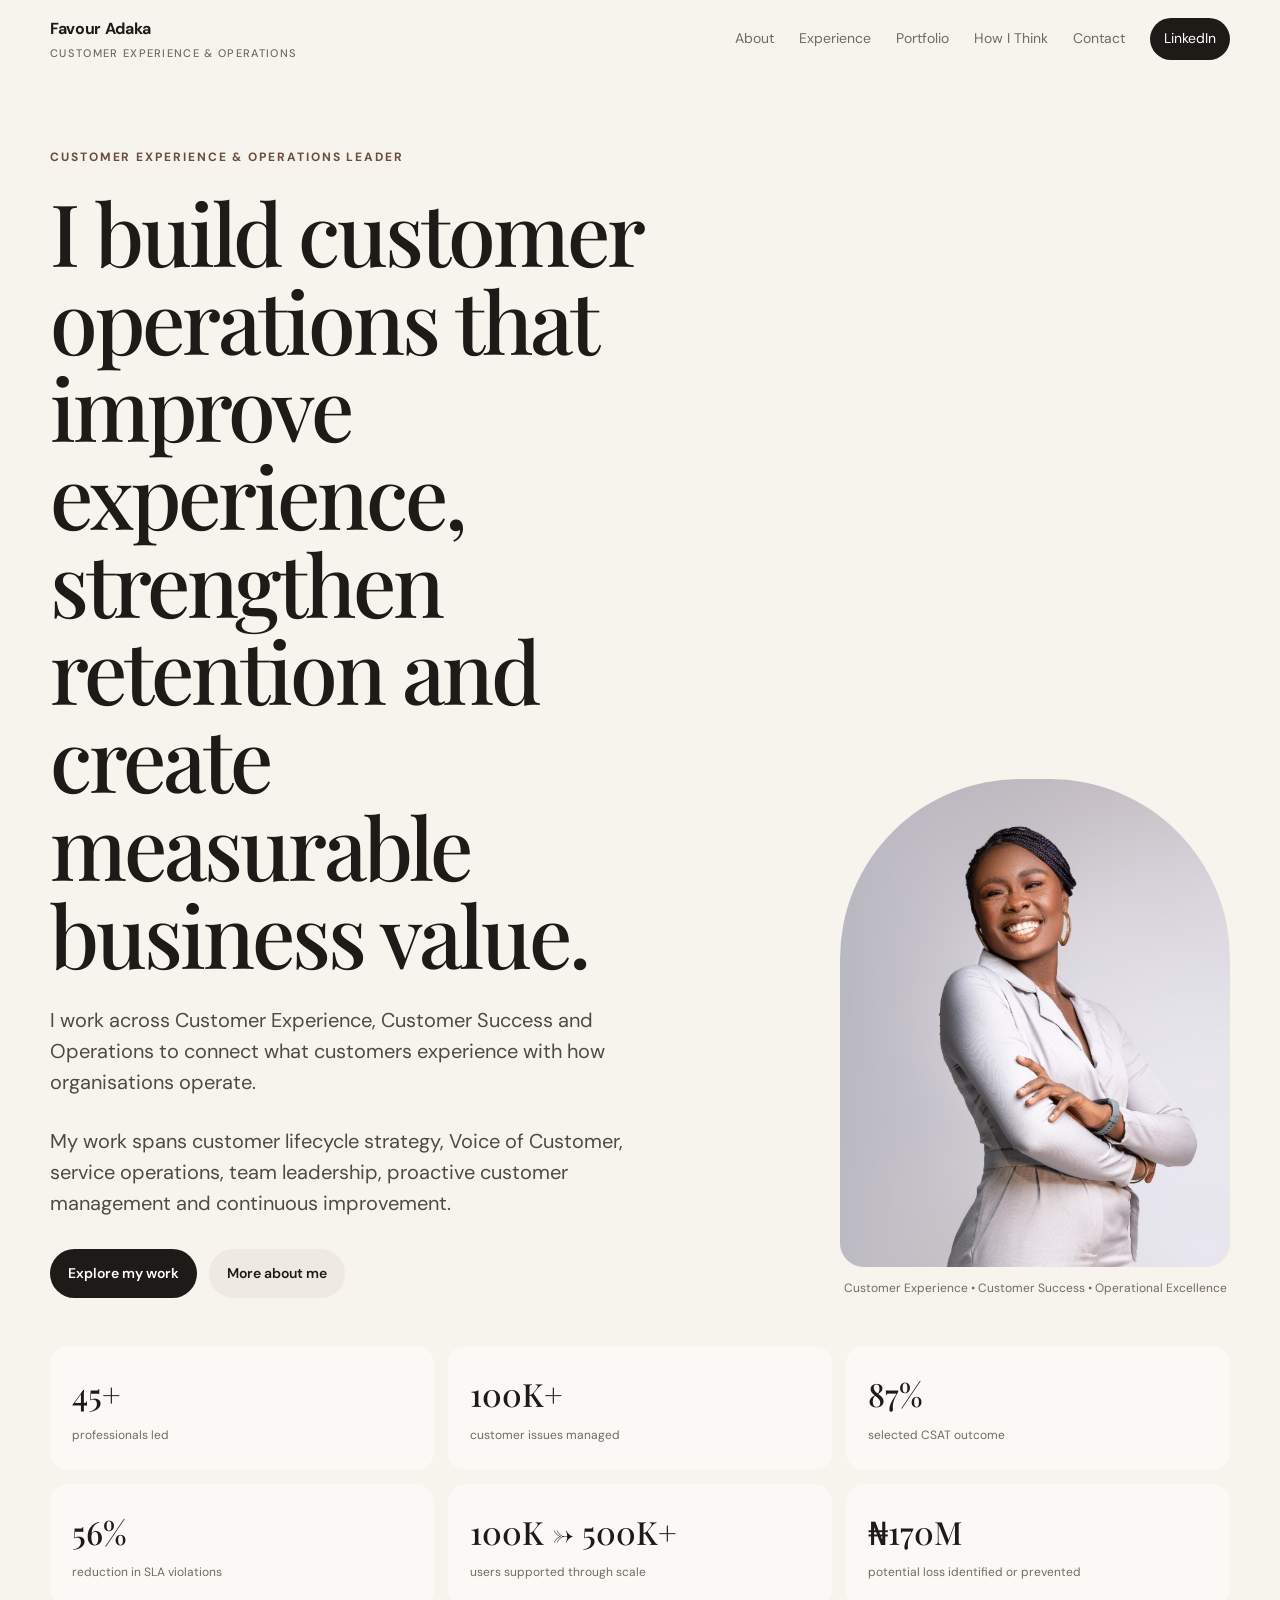
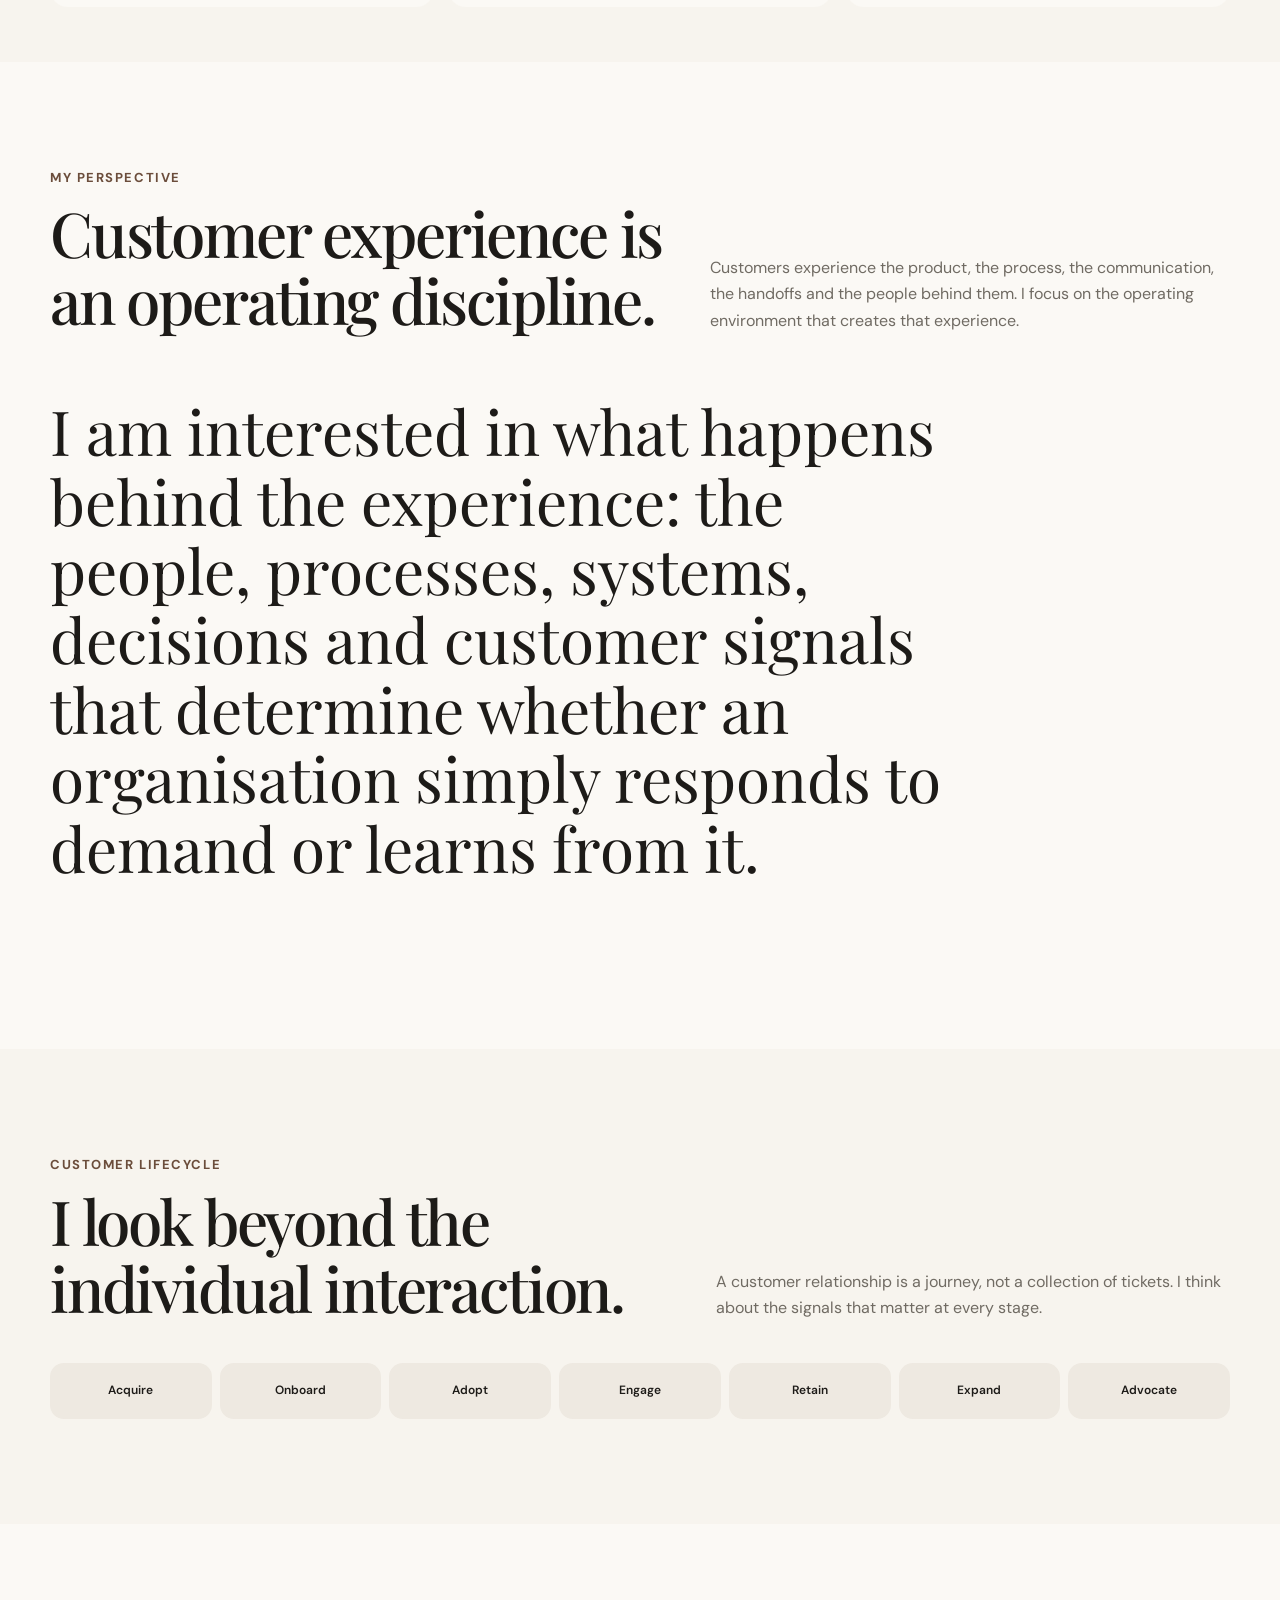
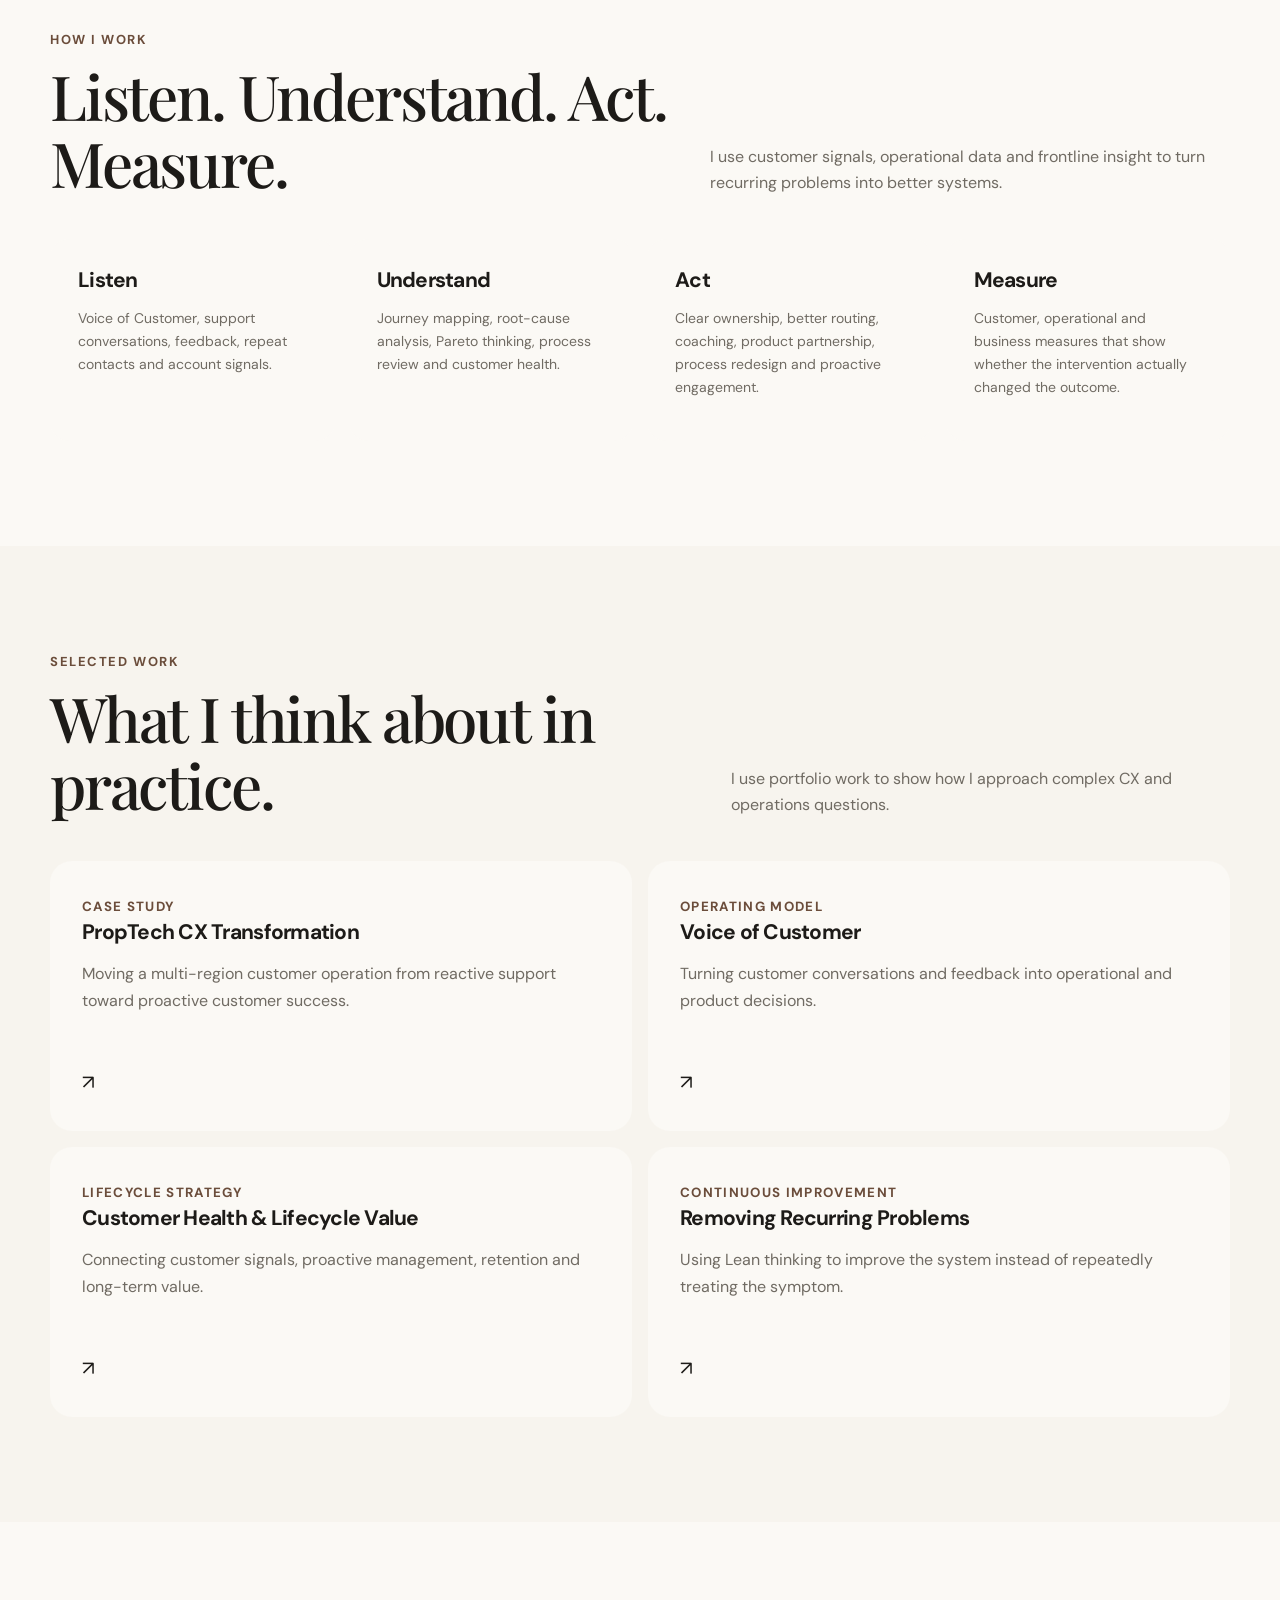
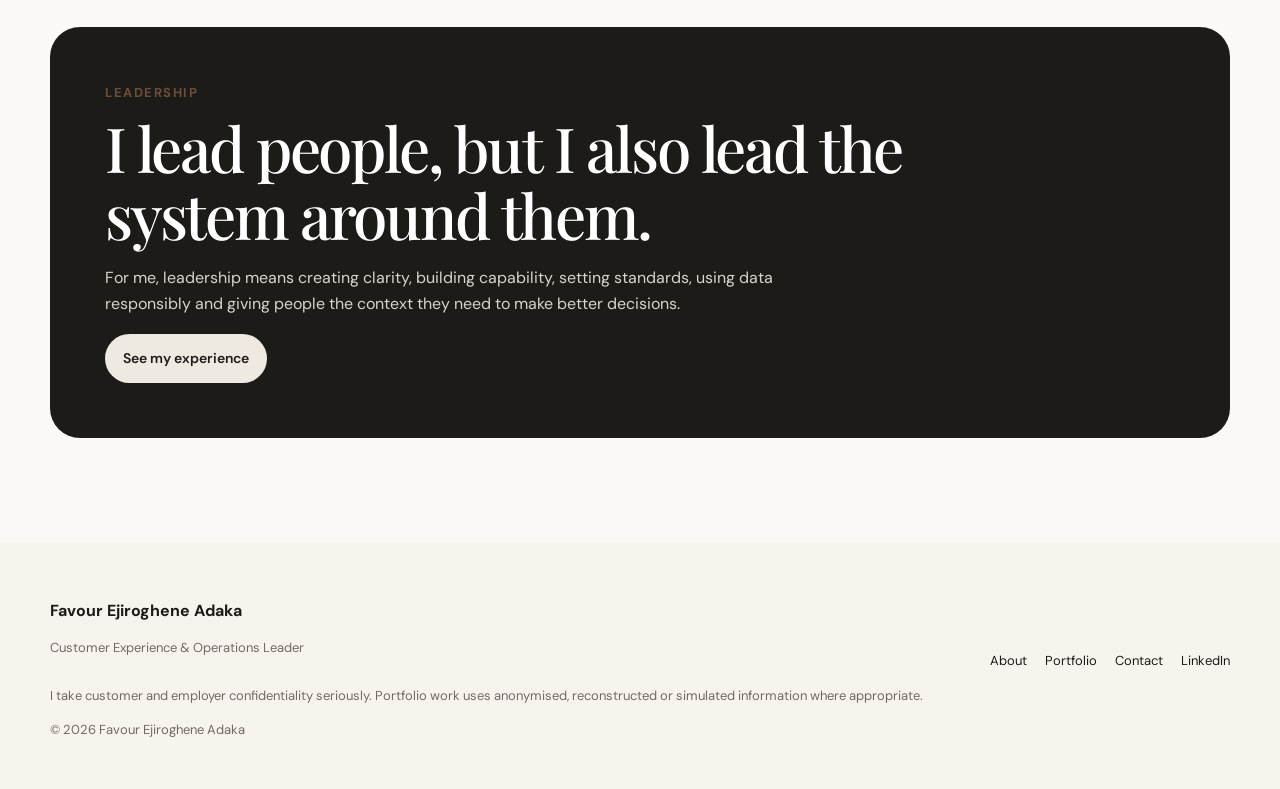
<file: index.html>
<!DOCTYPE html>
<html lang="en">
<head>
<meta charset="UTF-8">
<meta name="viewport" content="width=device-width, initial-scale=1.0">
<meta name="description" content="Favour Ejiroghene Adaka, Customer Experience & Operations Leader.">
<title>Home | Favour Adaka</title>
<link rel="stylesheet" href="css/style.css">
</head>
<body>

<header class="site-header">
  <div class="container nav">
    <a class="brand" href="index.html">
      Favour Adaka
      <span>Customer Experience &amp; Operations</span>
    </a>
    <button class="menu" aria-expanded="false" aria-label="Open navigation">Menu</button>
    <nav class="nav-links">
      <a href="about.html">About</a>
      <a href="experience.html">Experience</a>
      <a href="portfolio.html">Portfolio</a>
      <a href="how-i-think.html">How I Think</a>
      <a href="contact.html">Contact</a>
      <a class="nav-linkedin" href="https://www.linkedin.com/in/ejiroghenefavour/" target="_blank" rel="noopener">LinkedIn</a>
    </nav>
  </div>
</header>

<main>

<section class="hero">
  <div class="container hero-grid">
    <div>
      <div class="eyebrow">Customer Experience &amp; Operations Leader</div>
      <h1>I build customer operations that improve experience, strengthen retention and create measurable business value.</h1>
      <p class="lede">I work across Customer Experience, Customer Success and Operations to connect what customers experience with how organisations operate.</p>
      <p class="lede">My work spans customer lifecycle strategy, Voice of Customer, service operations, team leadership, proactive customer management and continuous improvement.</p>
      <div class="hero-actions">
        <a class="button" href="portfolio.html">Explore my work</a>
        <a class="button secondary" href="about.html">More about me</a>
      </div>
    </div>
    <div class="photo-wrap">
      <img class="profile-photo" src="profile.jpg" alt="Favour Ejiroghene Adaka">
      <div class="photo-note">Customer Experience • Customer Success • Operational Excellence</div>
    </div>
  </div>
  <div class="container metrics">
    <div class="metric"><strong>45+</strong><span>professionals led</span></div>
    <div class="metric"><strong>100K+</strong><span>customer issues managed</span></div>
    <div class="metric"><strong>87%</strong><span>selected CSAT outcome</span></div>
    <div class="metric"><strong>56%</strong><span>reduction in SLA violations</span></div>
    <div class="metric"><strong>100K → 500K+</strong><span>users supported through scale</span></div>
    <div class="metric"><strong>₦170M</strong><span>potential loss identified or prevented</span></div>
  </div>
</section>

<section class="section soft">
  <div class="container">
    <div class="section-head">
      <div>
        <div class="kicker">My perspective</div>
        <h2>Customer experience is an operating discipline.</h2>
      </div>
      <p>Customers experience the product, the process, the communication, the handoffs and the people behind them. I focus on the operating environment that creates that experience.</p>
    </div>
    <p class="statement">I am interested in what happens behind the experience: the people, processes, systems, decisions and customer signals that determine whether an organisation simply responds to demand or learns from it.</p>
  </div>
</section>

<section class="section">
  <div class="container">
    <div class="section-head">
      <div>
        <div class="kicker">Customer lifecycle</div>
        <h2>I look beyond the individual interaction.</h2>
      </div>
      <p>A customer relationship is a journey, not a collection of tickets. I think about the signals that matter at every stage.</p>
    </div>
    <div class="lifecycle">
      <div>Acquire</div><div>Onboard</div><div>Adopt</div><div>Engage</div><div>Retain</div><div>Expand</div><div>Advocate</div>
    </div>
  </div>
</section>

<section class="section soft">
  <div class="container">
    <div class="section-head">
      <div>
        <div class="kicker">How I work</div>
        <h2>Listen. Understand. Act. Measure.</h2>
      </div>
      <p>I use customer signals, operational data and frontline insight to turn recurring problems into better systems.</p>
    </div>
    <div class="pillars">
      <div class="pillar"><h3>Listen</h3><p>Voice of Customer, support conversations, feedback, repeat contacts and account signals.</p></div>
      <div class="pillar"><h3>Understand</h3><p>Journey mapping, root-cause analysis, Pareto thinking, process review and customer health.</p></div>
      <div class="pillar"><h3>Act</h3><p>Clear ownership, better routing, coaching, product partnership, process redesign and proactive engagement.</p></div>
      <div class="pillar"><h3>Measure</h3><p>Customer, operational and business measures that show whether the intervention actually changed the outcome.</p></div>
    </div>
  </div>
</section>

<section class="section">
  <div class="container">
    <div class="section-head">
      <div>
        <div class="kicker">Selected work</div>
        <h2>What I think about in practice.</h2>
      </div>
      <p>I use portfolio work to show how I approach complex CX and operations questions.</p>
    </div>
    <div class="project-grid">
      <a class="project" href="portfolio/proptech-cx.html"><div><small>Case study</small><h3>PropTech CX Transformation</h3><p>Moving a multi-region customer operation from reactive support toward proactive customer success.</p></div><span class="project-arrow">↗</span></a>
      <a class="project" href="portfolio/voice-of-customer.html"><div><small>Operating model</small><h3>Voice of Customer</h3><p>Turning customer conversations and feedback into operational and product decisions.</p></div><span class="project-arrow">↗</span></a>
      <a class="project" href="portfolio/customer-health.html"><div><small>Lifecycle strategy</small><h3>Customer Health &amp; Lifecycle Value</h3><p>Connecting customer signals, proactive management, retention and long-term value.</p></div><span class="project-arrow">↗</span></a>
      <a class="project" href="portfolio/continuous-improvement.html"><div><small>Continuous improvement</small><h3>Removing Recurring Problems</h3><p>Using Lean thinking to improve the system instead of repeatedly treating the symptom.</p></div><span class="project-arrow">↗</span></a>
    </div>
  </div>
</section>

<section class="section soft">
  <div class="container">
    <div class="quote-block">
      <div class="kicker">Leadership</div>
      <h2>I lead people, but I also lead the system around them.</h2>
      <p>For me, leadership means creating clarity, building capability, setting standards, using data responsibly and giving people the context they need to make better decisions.</p>
      <a class="button secondary" href="experience.html">See my experience</a>
    </div>
  </div>
</section>

</main>

<footer class="footer">
  <div class="container footer-top">
    <div>
      <strong>Favour Ejiroghene Adaka</strong>
      <p>Customer Experience &amp; Operations Leader</p>
    </div>
    <div class="footer-links">
      <a href="about.html">About</a>
      <a href="portfolio.html">Portfolio</a>
      <a href="contact.html">Contact</a>
      <a href="https://www.linkedin.com/in/ejiroghenefavour/" target="_blank" rel="noopener">LinkedIn</a>
    </div>
  </div>
  <div class="container">
    <p class="note">I take customer and employer confidentiality seriously. Portfolio work uses anonymised, reconstructed or simulated information where appropriate.</p>
    <p class="note">© 2026 Favour Ejiroghene Adaka</p>
  </div>
</footer>

<script src="js/main.js"></script>
</body>
</html>
</file>
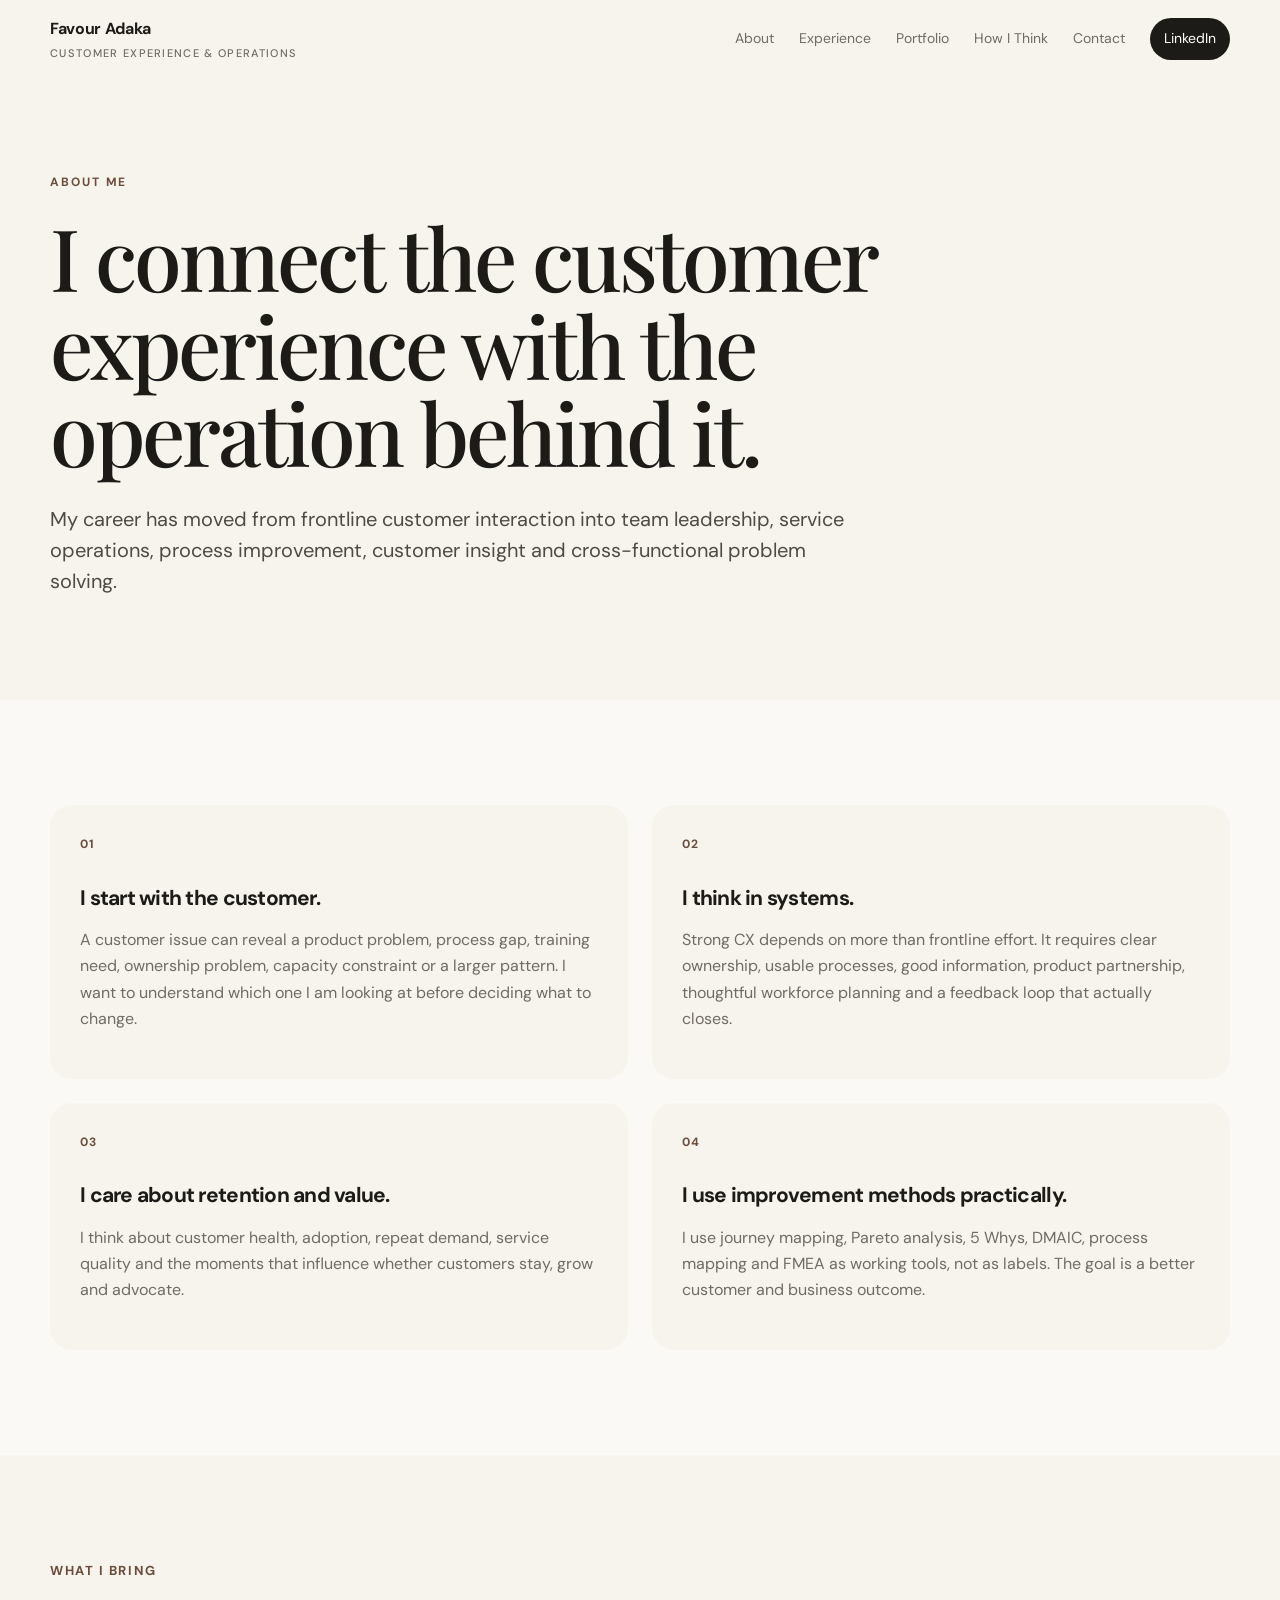
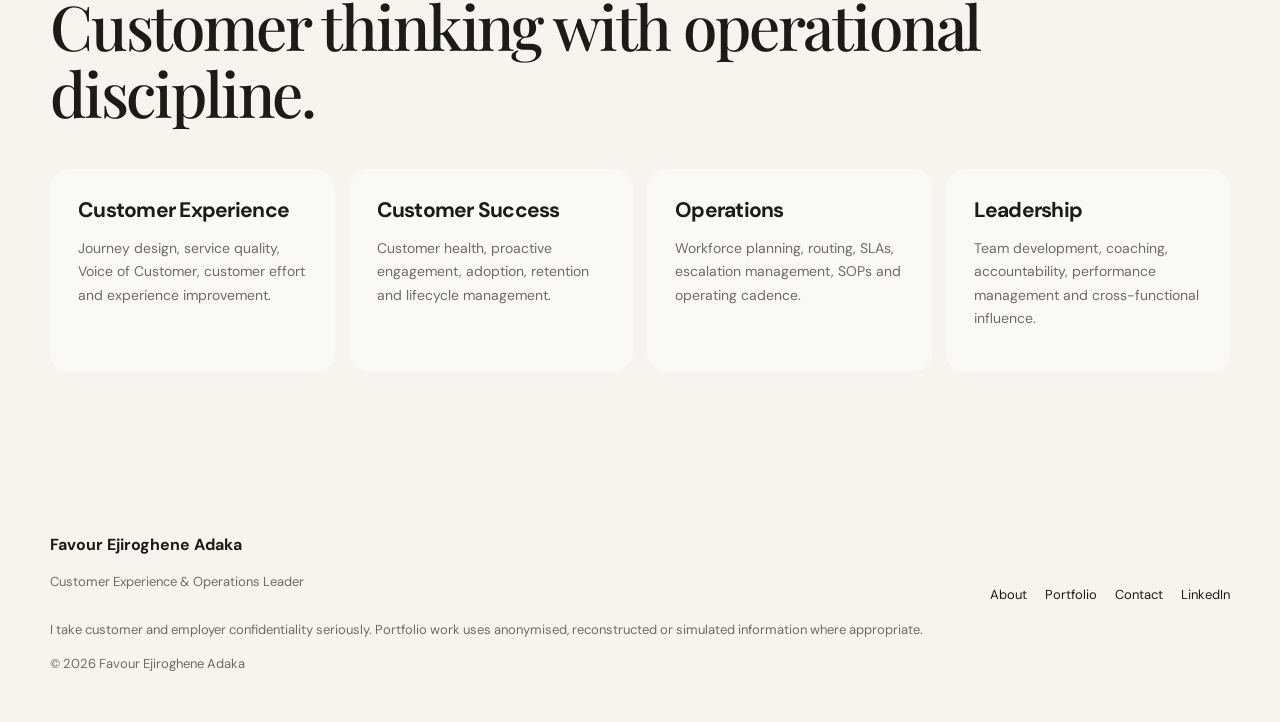
<file: about.html>
<!DOCTYPE html>
<html lang="en">
<head>
<meta charset="UTF-8">
<meta name="viewport" content="width=device-width, initial-scale=1.0">
<meta name="description" content="Favour Ejiroghene Adaka, Customer Experience & Operations Leader.">
<title>About | Favour Adaka</title>
<link rel="stylesheet" href="css/style.css">
</head>
<body>

<header class="site-header">
  <div class="container nav">
    <a class="brand" href="index.html">
      Favour Adaka
      <span>Customer Experience &amp; Operations</span>
    </a>
    <button class="menu" aria-expanded="false" aria-label="Open navigation">Menu</button>
    <nav class="nav-links">
      <a href="about.html">About</a>
      <a href="experience.html">Experience</a>
      <a href="portfolio.html">Portfolio</a>
      <a href="how-i-think.html">How I Think</a>
      <a href="contact.html">Contact</a>
      <a class="nav-linkedin" href="https://www.linkedin.com/in/ejiroghenefavour/" target="_blank" rel="noopener">LinkedIn</a>
    </nav>
  </div>
</header>

<main>

<section class="page-hero">
  <div class="container">
    <div class="eyebrow">About me</div>
    <h1>I connect the customer experience with the operation behind it.</h1>
    <p class="lede">My career has moved from frontline customer interaction into team leadership, service operations, process improvement, customer insight and cross-functional problem solving.</p>
  </div>
</section>
<section class="section soft">
  <div class="container two-col">
    <div class="card"><div class="card-number">01</div><h3>I start with the customer.</h3><p>A customer issue can reveal a product problem, process gap, training need, ownership problem, capacity constraint or a larger pattern. I want to understand which one I am looking at before deciding what to change.</p></div>
    <div class="card"><div class="card-number">02</div><h3>I think in systems.</h3><p>Strong CX depends on more than frontline effort. It requires clear ownership, usable processes, good information, product partnership, thoughtful workforce planning and a feedback loop that actually closes.</p></div>
    <div class="card"><div class="card-number">03</div><h3>I care about retention and value.</h3><p>I think about customer health, adoption, repeat demand, service quality and the moments that influence whether customers stay, grow and advocate.</p></div>
    <div class="card"><div class="card-number">04</div><h3>I use improvement methods practically.</h3><p>I use journey mapping, Pareto analysis, 5 Whys, DMAIC, process mapping and FMEA as working tools, not as labels. The goal is a better customer and business outcome.</p></div>
  </div>
</section>
<section class="section">
  <div class="container">
    <div class="section-head"><div><div class="kicker">What I bring</div><h2>Customer thinking with operational discipline.</h2></div></div>
    <div class="pillars">
      <div class="pillar"><h3>Customer Experience</h3><p>Journey design, service quality, Voice of Customer, customer effort and experience improvement.</p></div>
      <div class="pillar"><h3>Customer Success</h3><p>Customer health, proactive engagement, adoption, retention and lifecycle management.</p></div>
      <div class="pillar"><h3>Operations</h3><p>Workforce planning, routing, SLAs, escalation management, SOPs and operating cadence.</p></div>
      <div class="pillar"><h3>Leadership</h3><p>Team development, coaching, accountability, performance management and cross-functional influence.</p></div>
    </div>
  </div>
</section>

</main>

<footer class="footer">
  <div class="container footer-top">
    <div>
      <strong>Favour Ejiroghene Adaka</strong>
      <p>Customer Experience &amp; Operations Leader</p>
    </div>
    <div class="footer-links">
      <a href="about.html">About</a>
      <a href="portfolio.html">Portfolio</a>
      <a href="contact.html">Contact</a>
      <a href="https://www.linkedin.com/in/ejiroghenefavour/" target="_blank" rel="noopener">LinkedIn</a>
    </div>
  </div>
  <div class="container">
    <p class="note">I take customer and employer confidentiality seriously. Portfolio work uses anonymised, reconstructed or simulated information where appropriate.</p>
    <p class="note">© 2026 Favour Ejiroghene Adaka</p>
  </div>
</footer>

<script src="js/main.js"></script>
</body>
</html>
</file>
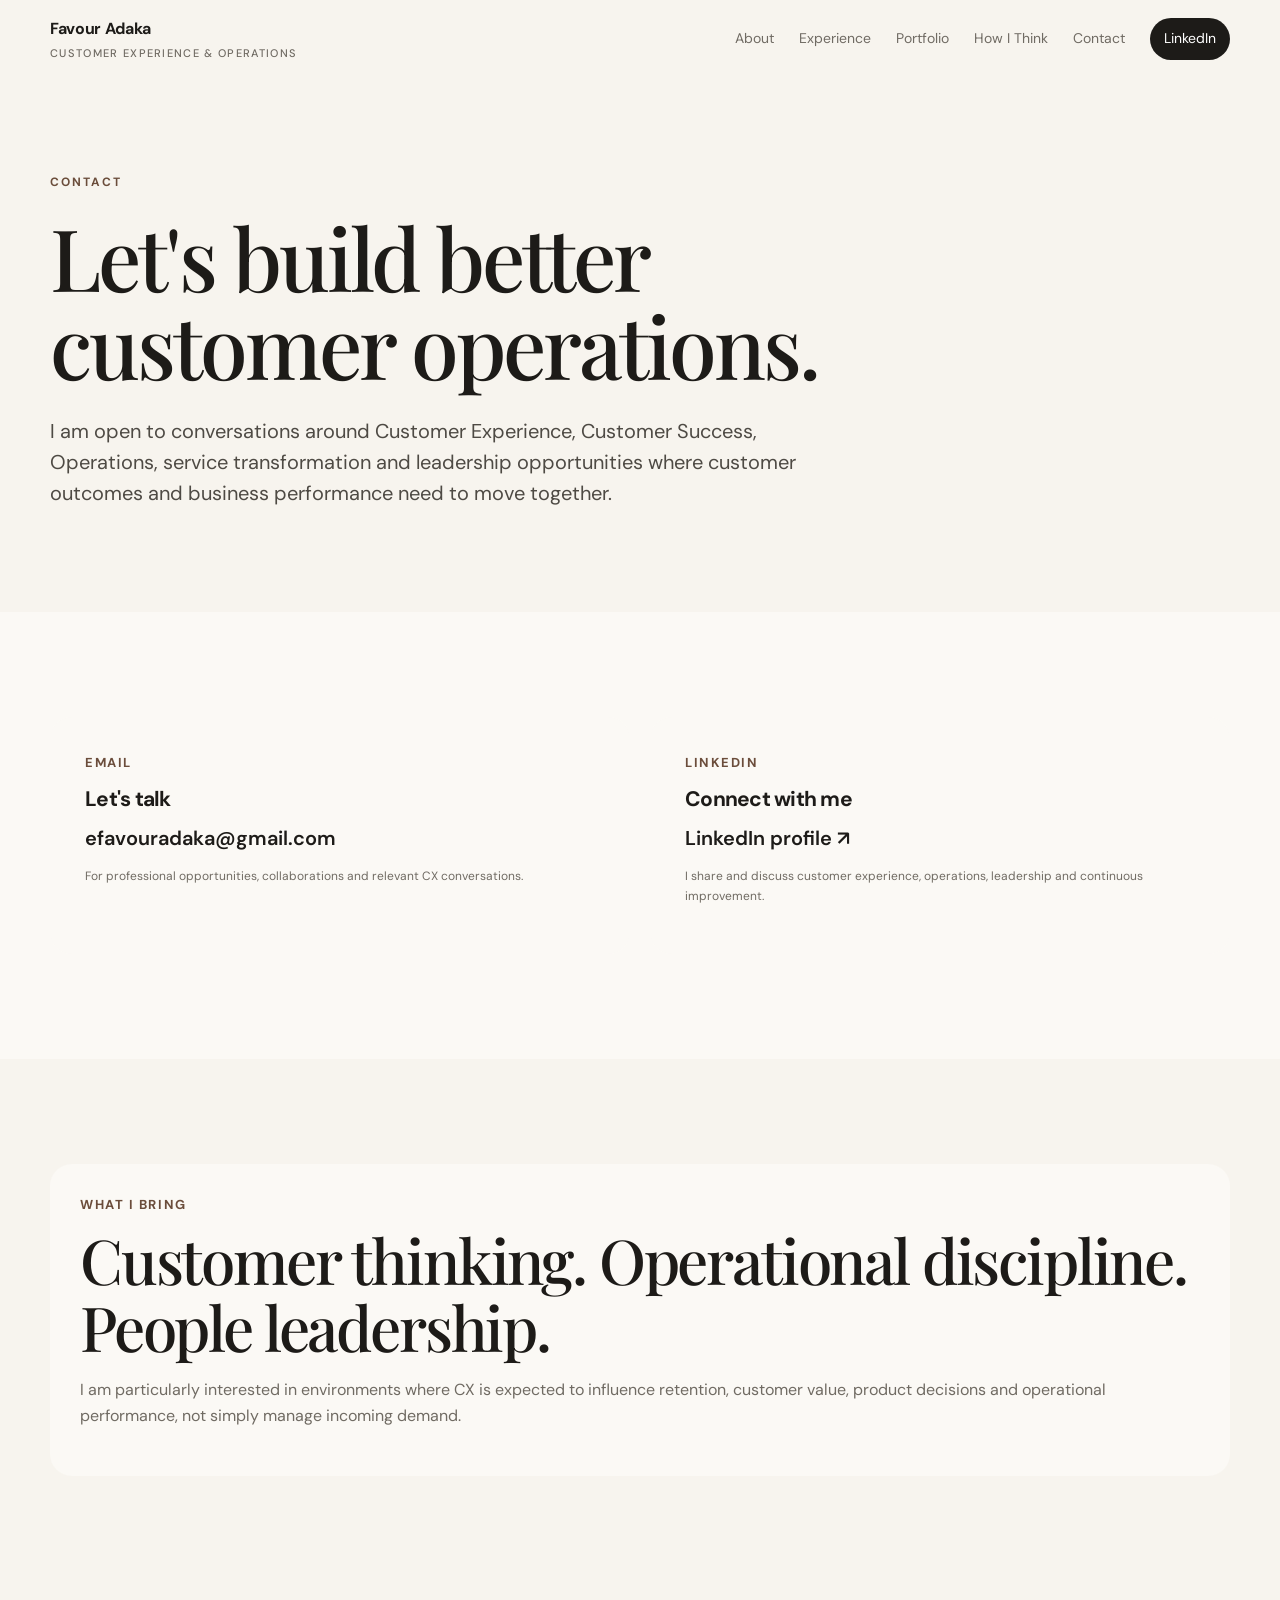
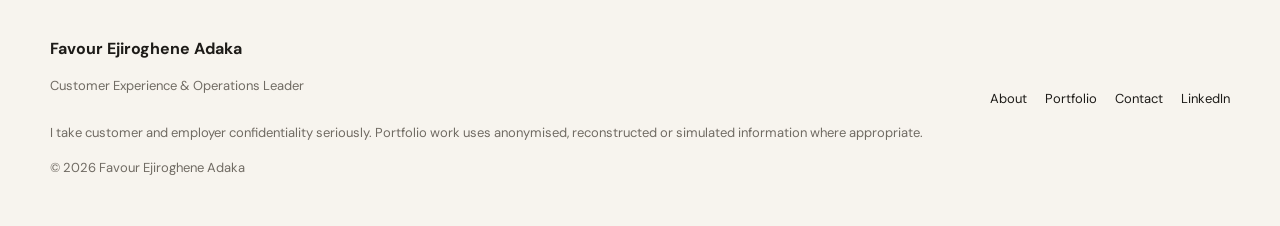
<file: contact.html>
<!DOCTYPE html>
<html lang="en">
<head>
<meta charset="UTF-8">
<meta name="viewport" content="width=device-width, initial-scale=1.0">
<meta name="description" content="Favour Ejiroghene Adaka, Customer Experience & Operations Leader.">
<title>Contact | Favour Adaka</title>
<link rel="stylesheet" href="css/style.css">
</head>
<body>

<header class="site-header">
  <div class="container nav">
    <a class="brand" href="index.html">
      Favour Adaka
      <span>Customer Experience &amp; Operations</span>
    </a>
    <button class="menu" aria-expanded="false" aria-label="Open navigation">Menu</button>
    <nav class="nav-links">
      <a href="about.html">About</a>
      <a href="experience.html">Experience</a>
      <a href="portfolio.html">Portfolio</a>
      <a href="how-i-think.html">How I Think</a>
      <a href="contact.html">Contact</a>
      <a class="nav-linkedin" href="https://www.linkedin.com/in/ejiroghenefavour/" target="_blank" rel="noopener">LinkedIn</a>
    </nav>
  </div>
</header>

<main>

<section class="page-hero">
  <div class="container">
    <div class="eyebrow">Contact</div>
    <h1>Let's build better customer operations.</h1>
    <p class="lede">I am open to conversations around Customer Experience, Customer Success, Operations, service transformation and leadership opportunities where customer outcomes and business performance need to move together.</p>
  </div>
</section>
<section class="section soft">
  <div class="container contact-grid">
    <div class="contact-card"><div class="kicker">Email</div><h3>Let's talk</h3><a class="contact-link" href="mailto:efavouradaka@gmail.com">efavouradaka@gmail.com</a><p class="note">For professional opportunities, collaborations and relevant CX conversations.</p></div>
    <div class="contact-card"><div class="kicker">LinkedIn</div><h3>Connect with me</h3><a class="contact-link" href="https://www.linkedin.com/in/ejiroghenefavour/" target="_blank" rel="noopener">LinkedIn profile ↗</a><p class="note">I share and discuss customer experience, operations, leadership and continuous improvement.</p></div>
  </div>
</section>
<section class="section">
  <div class="container">
    <div class="card"><div class="kicker">What I bring</div><h2>Customer thinking. Operational discipline. People leadership.</h2><p>I am particularly interested in environments where CX is expected to influence retention, customer value, product decisions and operational performance, not simply manage incoming demand.</p></div>
  </div>
</section>

</main>

<footer class="footer">
  <div class="container footer-top">
    <div>
      <strong>Favour Ejiroghene Adaka</strong>
      <p>Customer Experience &amp; Operations Leader</p>
    </div>
    <div class="footer-links">
      <a href="about.html">About</a>
      <a href="portfolio.html">Portfolio</a>
      <a href="contact.html">Contact</a>
      <a href="https://www.linkedin.com/in/ejiroghenefavour/" target="_blank" rel="noopener">LinkedIn</a>
    </div>
  </div>
  <div class="container">
    <p class="note">I take customer and employer confidentiality seriously. Portfolio work uses anonymised, reconstructed or simulated information where appropriate.</p>
    <p class="note">© 2026 Favour Ejiroghene Adaka</p>
  </div>
</footer>

<script src="js/main.js"></script>
</body>
</html>
</file>
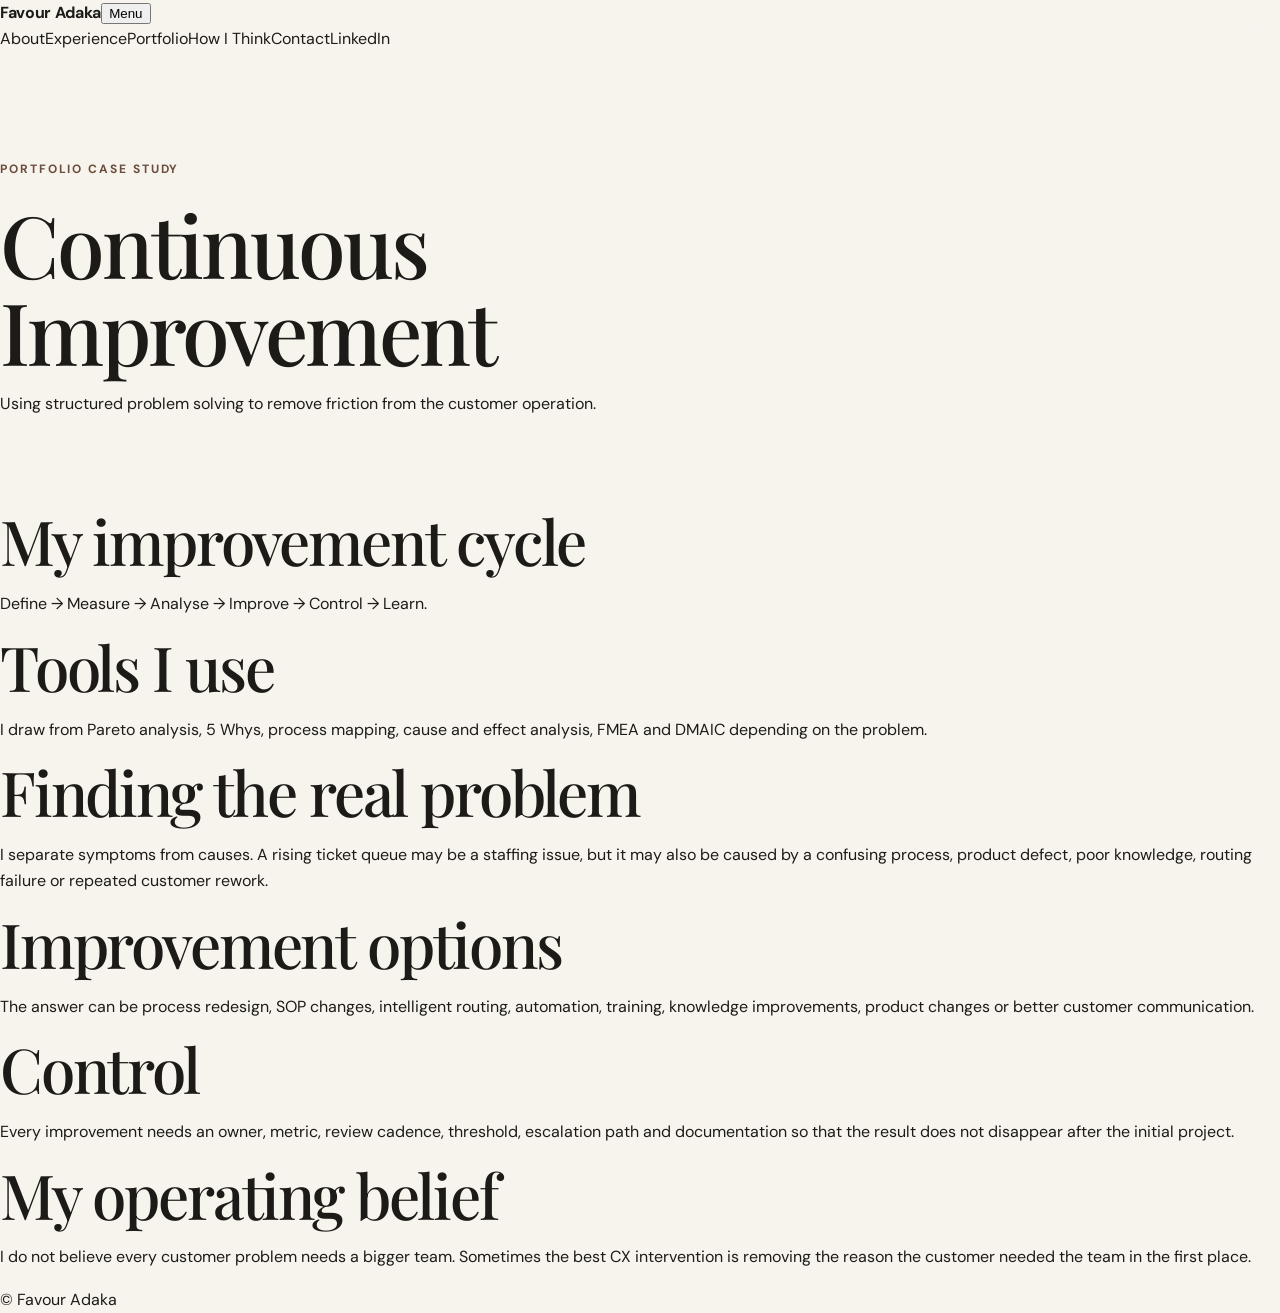
<file: continuous-improvement.html>
<!doctype html><html lang="en"><head><meta charset="UTF-8"><meta name="viewport" content="width=device-width,initial-scale=1"><title>Continuous Improvement | Favour Adaka</title><link rel="stylesheet" href="../css/style.css"><script defer src="../js/main.js"></script></head><body><header class="site-header"><a class="brand" href="../index.html">Favour Adaka</a><button class="menu-toggle">Menu</button><nav class="site-nav"><a href="../about.html">About</a><a href="../experience.html">Experience</a><a href="../portfolio.html">Portfolio</a><a href="../how-i-think.html">How I Think</a><a href="../contact.html">Contact</a><a href="https://www.linkedin.com/in/ejiroghenefavour/" target="_blank">LinkedIn</a></nav></header><main class="page"><section class="page-hero"><p class="eyebrow">Portfolio case study</p><h1>Continuous Improvement</h1><p class="lead">Using structured problem solving to remove friction from the customer operation.</p></section><section class="content-grid"><div><h2>My improvement cycle</h2><p>Define → Measure → Analyse → Improve → Control → Learn.</p></div><div><h2>Tools I use</h2><p>I draw from Pareto analysis, 5 Whys, process mapping, cause and effect analysis, FMEA and DMAIC depending on the problem.</p></div><div><h2>Finding the real problem</h2><p>I separate symptoms from causes. A rising ticket queue may be a staffing issue, but it may also be caused by a confusing process, product defect, poor knowledge, routing failure or repeated customer rework.</p></div><div><h2>Improvement options</h2><p>The answer can be process redesign, SOP changes, intelligent routing, automation, training, knowledge improvements, product changes or better customer communication.</p></div><div><h2>Control</h2><p>Every improvement needs an owner, metric, review cadence, threshold, escalation path and documentation so that the result does not disappear after the initial project.</p></div><div><h2>My operating belief</h2><p>I do not believe every customer problem needs a bigger team. Sometimes the best CX intervention is removing the reason the customer needed the team in the first place.</p></div></section></main><footer class="site-footer">© Favour Adaka</footer></body></html>
</file>
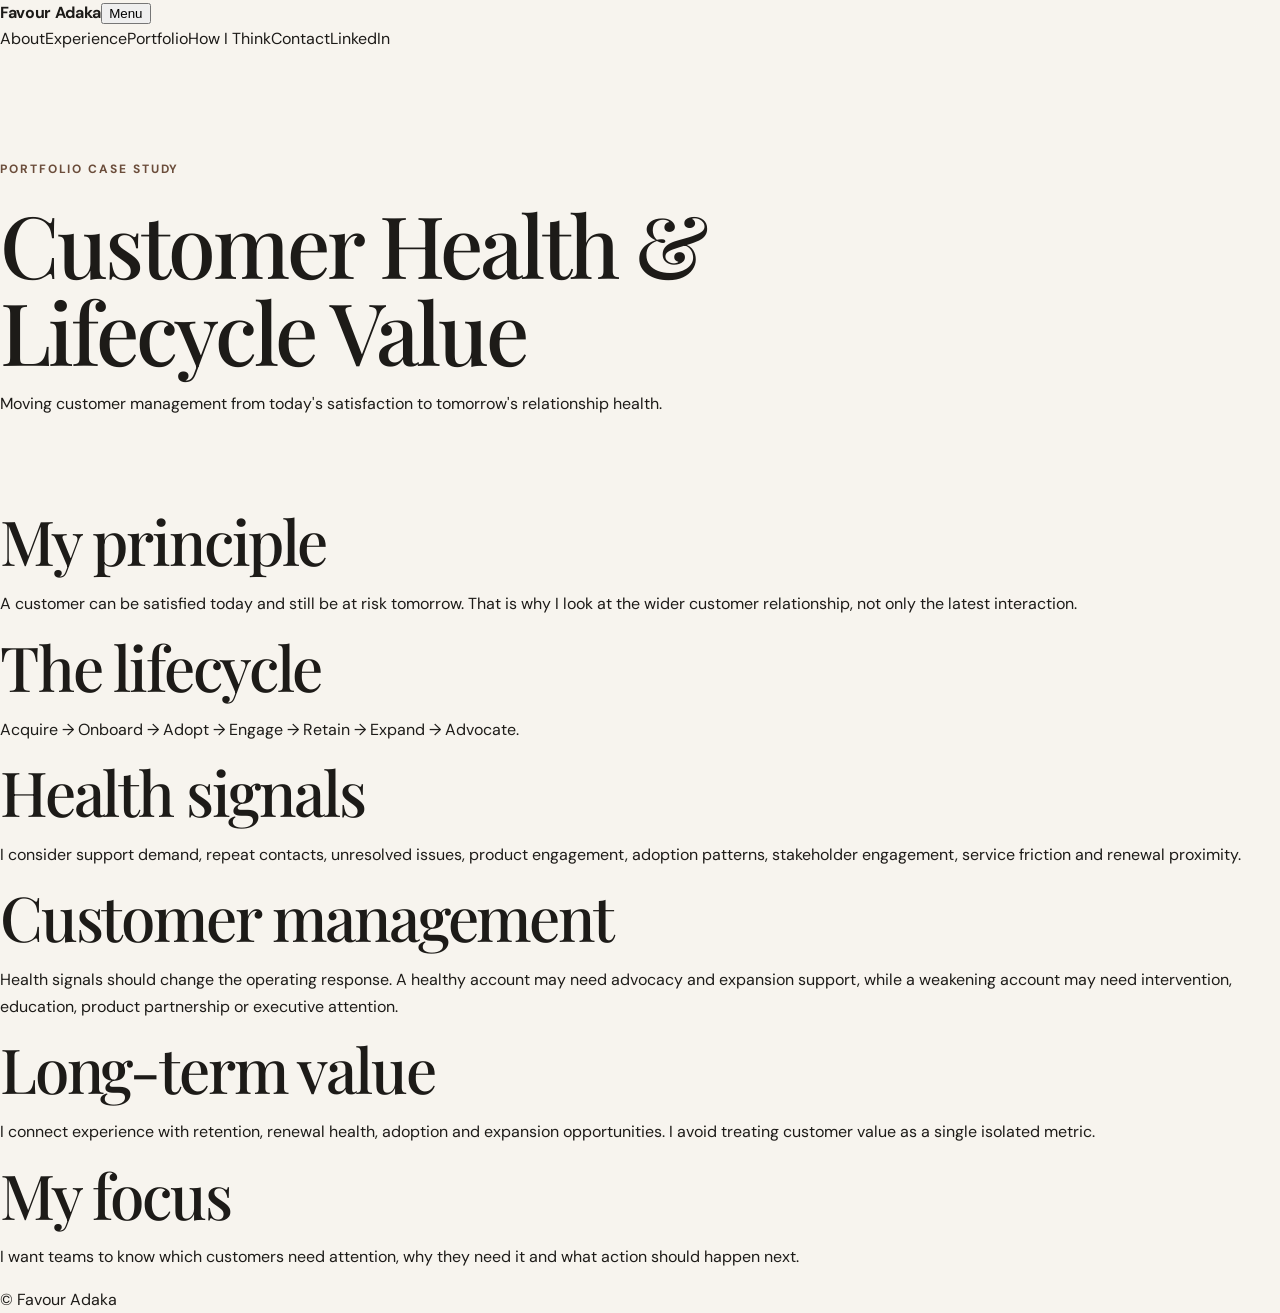
<file: customer-health.html>
<!doctype html><html lang="en"><head><meta charset="UTF-8"><meta name="viewport" content="width=device-width,initial-scale=1"><title>Customer Health & Lifecycle Value | Favour Adaka</title><link rel="stylesheet" href="../css/style.css"><script defer src="../js/main.js"></script></head><body><header class="site-header"><a class="brand" href="../index.html">Favour Adaka</a><button class="menu-toggle">Menu</button><nav class="site-nav"><a href="../about.html">About</a><a href="../experience.html">Experience</a><a href="../portfolio.html">Portfolio</a><a href="../how-i-think.html">How I Think</a><a href="../contact.html">Contact</a><a href="https://www.linkedin.com/in/ejiroghenefavour/" target="_blank">LinkedIn</a></nav></header><main class="page"><section class="page-hero"><p class="eyebrow">Portfolio case study</p><h1>Customer Health & Lifecycle Value</h1><p class="lead">Moving customer management from today's satisfaction to tomorrow's relationship health.</p></section><section class="content-grid"><div><h2>My principle</h2><p>A customer can be satisfied today and still be at risk tomorrow. That is why I look at the wider customer relationship, not only the latest interaction.</p></div><div><h2>The lifecycle</h2><p>Acquire → Onboard → Adopt → Engage → Retain → Expand → Advocate.</p></div><div><h2>Health signals</h2><p>I consider support demand, repeat contacts, unresolved issues, product engagement, adoption patterns, stakeholder engagement, service friction and renewal proximity.</p></div><div><h2>Customer management</h2><p>Health signals should change the operating response. A healthy account may need advocacy and expansion support, while a weakening account may need intervention, education, product partnership or executive attention.</p></div><div><h2>Long-term value</h2><p>I connect experience with retention, renewal health, adoption and expansion opportunities. I avoid treating customer value as a single isolated metric.</p></div><div><h2>My focus</h2><p>I want teams to know which customers need attention, why they need it and what action should happen next.</p></div></section></main><footer class="site-footer">© Favour Adaka</footer></body></html>
</file>
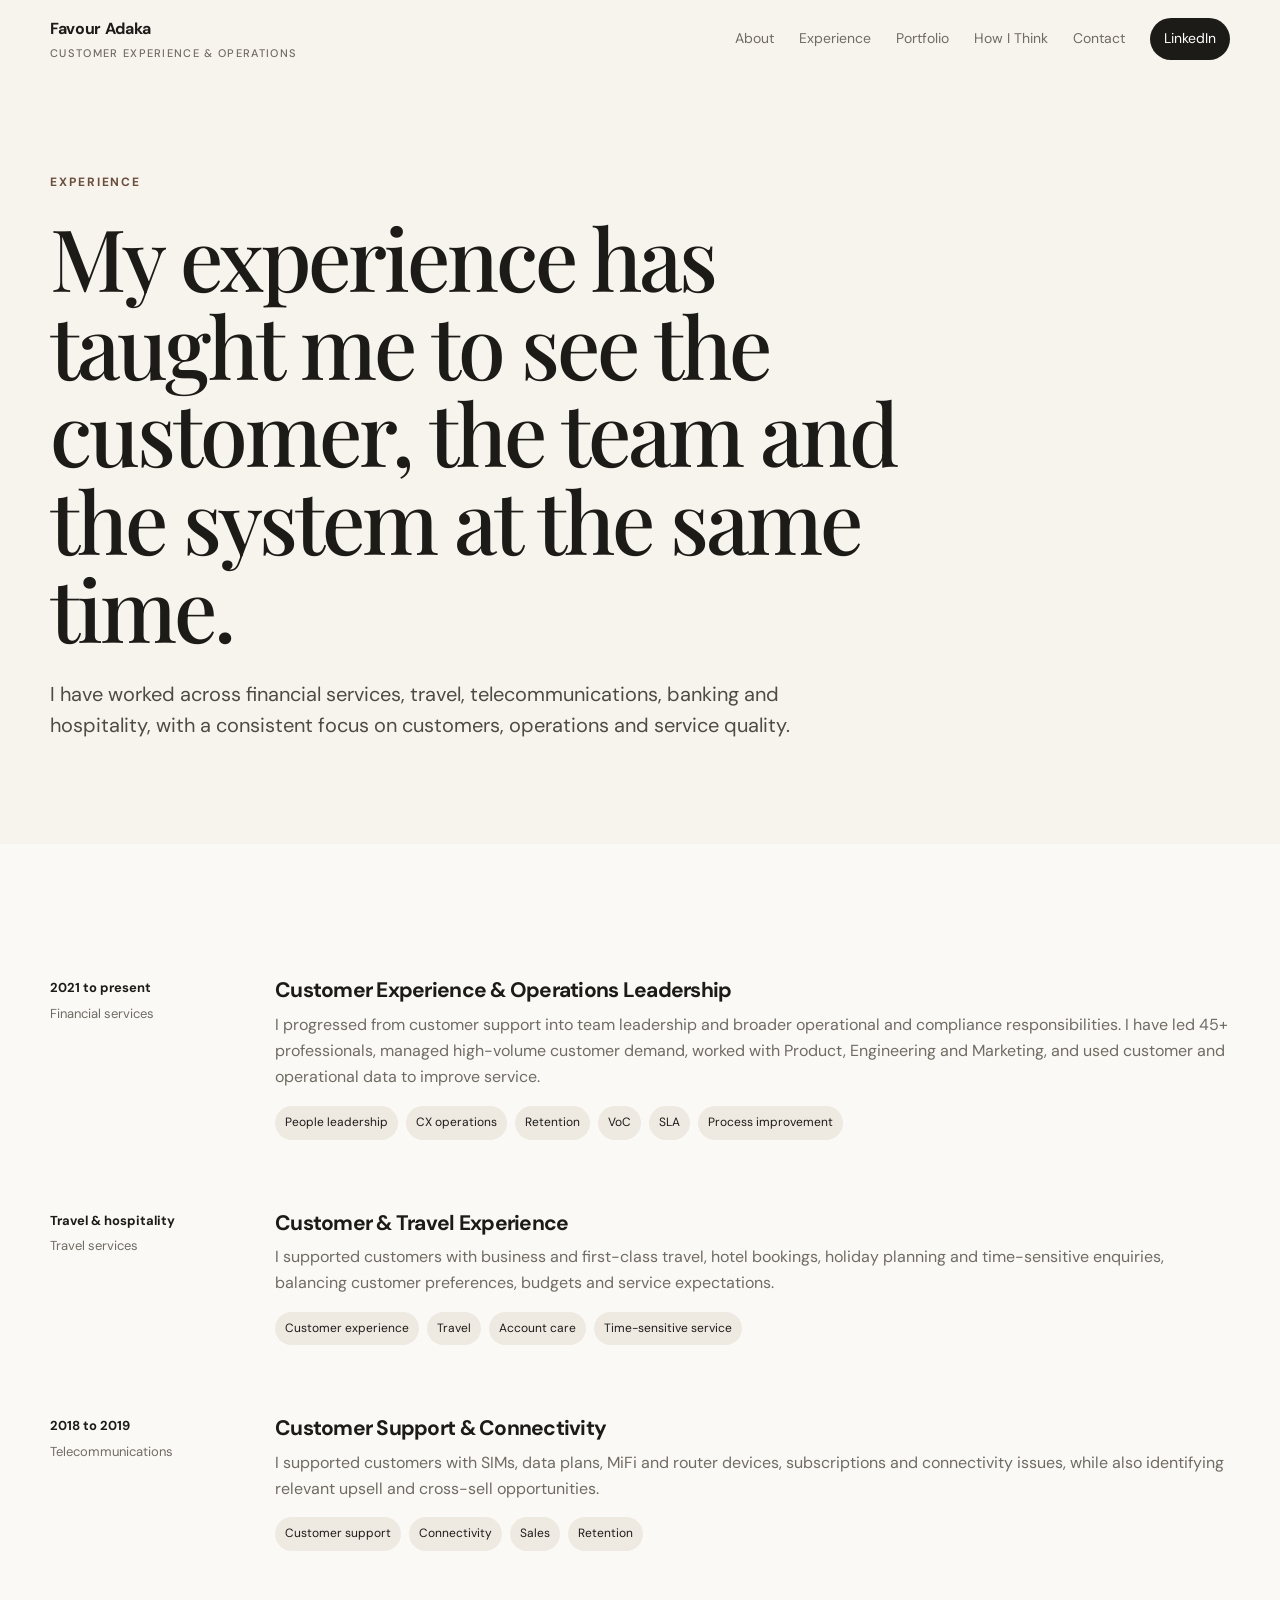
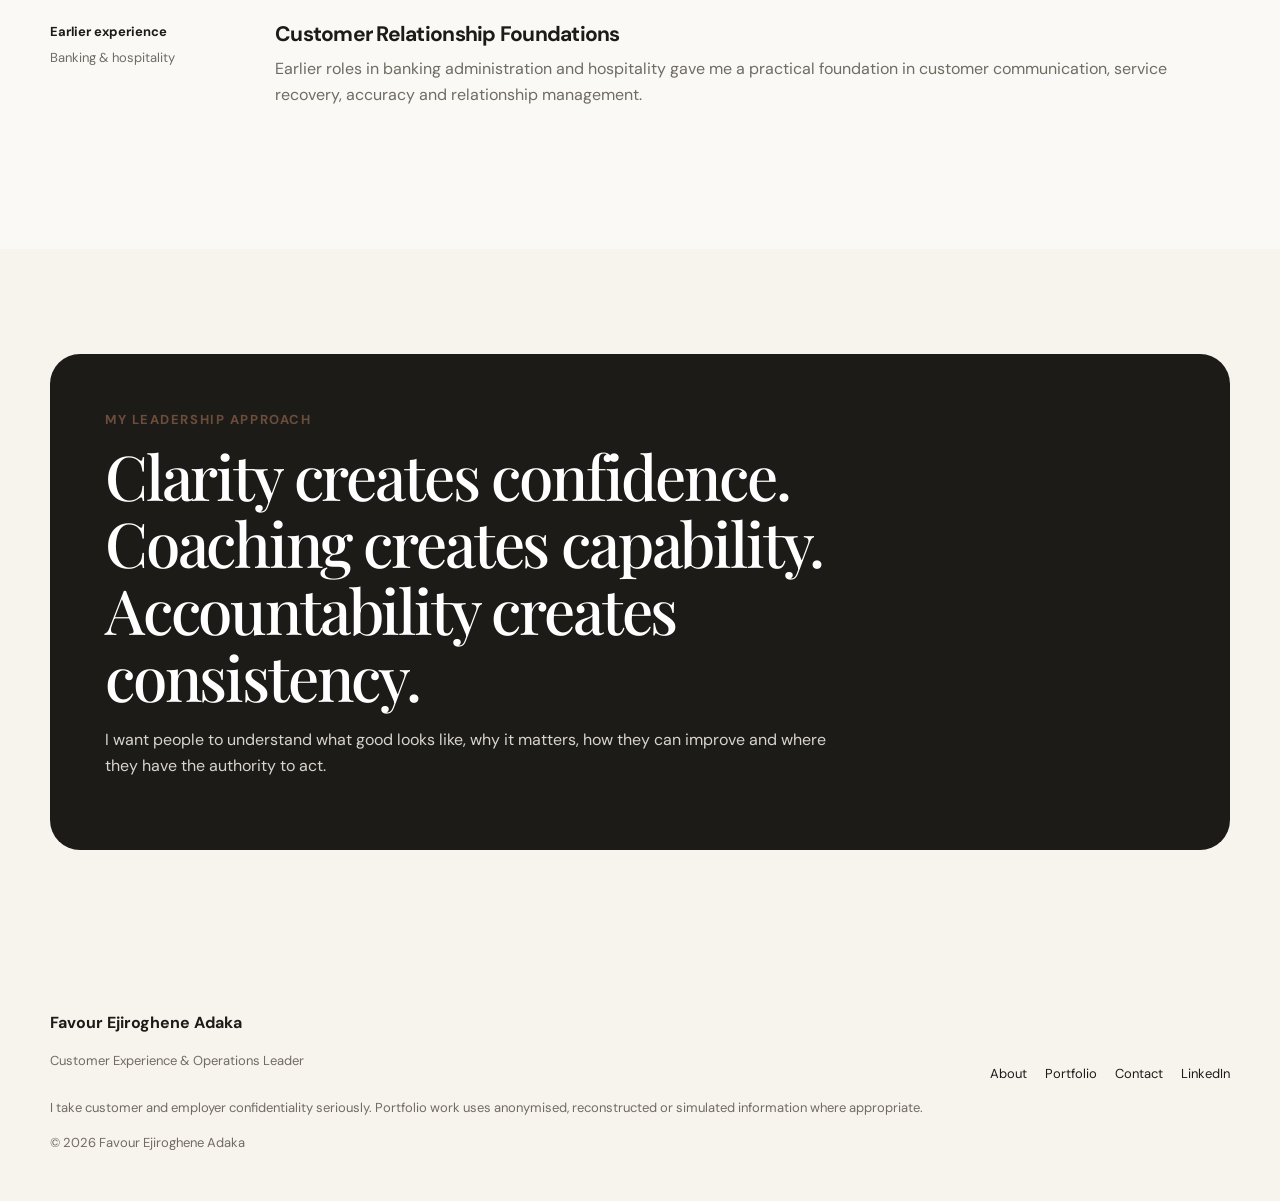
<file: experience.html>
<!DOCTYPE html>
<html lang="en">
<head>
<meta charset="UTF-8">
<meta name="viewport" content="width=device-width, initial-scale=1.0">
<meta name="description" content="Favour Ejiroghene Adaka, Customer Experience & Operations Leader.">
<title>Experience | Favour Adaka</title>
<link rel="stylesheet" href="css/style.css">
</head>
<body>

<header class="site-header">
  <div class="container nav">
    <a class="brand" href="index.html">
      Favour Adaka
      <span>Customer Experience &amp; Operations</span>
    </a>
    <button class="menu" aria-expanded="false" aria-label="Open navigation">Menu</button>
    <nav class="nav-links">
      <a href="about.html">About</a>
      <a href="experience.html">Experience</a>
      <a href="portfolio.html">Portfolio</a>
      <a href="how-i-think.html">How I Think</a>
      <a href="contact.html">Contact</a>
      <a class="nav-linkedin" href="https://www.linkedin.com/in/ejiroghenefavour/" target="_blank" rel="noopener">LinkedIn</a>
    </nav>
  </div>
</header>

<main>

<section class="page-hero">
  <div class="container">
    <div class="eyebrow">Experience</div>
    <h1>My experience has taught me to see the customer, the team and the system at the same time.</h1>
    <p class="lede">I have worked across financial services, travel, telecommunications, banking and hospitality, with a consistent focus on customers, operations and service quality.</p>
  </div>
</section>
<section class="section soft">
  <div class="container list">
    <div class="experience-item"><div class="experience-meta"><strong>2021 to present</strong>Financial services</div><div><h3>Customer Experience &amp; Operations Leadership</h3><p>I progressed from customer support into team leadership and broader operational and compliance responsibilities. I have led 45+ professionals, managed high-volume customer demand, worked with Product, Engineering and Marketing, and used customer and operational data to improve service.</p><div class="tags"><span class="tag">People leadership</span><span class="tag">CX operations</span><span class="tag">Retention</span><span class="tag">VoC</span><span class="tag">SLA</span><span class="tag">Process improvement</span></div></div></div>
    <div class="experience-item"><div class="experience-meta"><strong>Travel &amp; hospitality</strong>Travel services</div><div><h3>Customer &amp; Travel Experience</h3><p>I supported customers with business and first-class travel, hotel bookings, holiday planning and time-sensitive enquiries, balancing customer preferences, budgets and service expectations.</p><div class="tags"><span class="tag">Customer experience</span><span class="tag">Travel</span><span class="tag">Account care</span><span class="tag">Time-sensitive service</span></div></div></div>
    <div class="experience-item"><div class="experience-meta"><strong>2018 to 2019</strong>Telecommunications</div><div><h3>Customer Support &amp; Connectivity</h3><p>I supported customers with SIMs, data plans, MiFi and router devices, subscriptions and connectivity issues, while also identifying relevant upsell and cross-sell opportunities.</p><div class="tags"><span class="tag">Customer support</span><span class="tag">Connectivity</span><span class="tag">Sales</span><span class="tag">Retention</span></div></div></div>
    <div class="experience-item"><div class="experience-meta"><strong>Earlier experience</strong>Banking &amp; hospitality</div><div><h3>Customer Relationship Foundations</h3><p>Earlier roles in banking administration and hospitality gave me a practical foundation in customer communication, service recovery, accuracy and relationship management.</p></div></div>
  </div>
</section>
<section class="section">
  <div class="container">
    <div class="quote-block"><div class="kicker">My leadership approach</div><h2>Clarity creates confidence. Coaching creates capability. Accountability creates consistency.</h2><p>I want people to understand what good looks like, why it matters, how they can improve and where they have the authority to act.</p></div>
  </div>
</section>

</main>

<footer class="footer">
  <div class="container footer-top">
    <div>
      <strong>Favour Ejiroghene Adaka</strong>
      <p>Customer Experience &amp; Operations Leader</p>
    </div>
    <div class="footer-links">
      <a href="about.html">About</a>
      <a href="portfolio.html">Portfolio</a>
      <a href="contact.html">Contact</a>
      <a href="https://www.linkedin.com/in/ejiroghenefavour/" target="_blank" rel="noopener">LinkedIn</a>
    </div>
  </div>
  <div class="container">
    <p class="note">I take customer and employer confidentiality seriously. Portfolio work uses anonymised, reconstructed or simulated information where appropriate.</p>
    <p class="note">© 2026 Favour Ejiroghene Adaka</p>
  </div>
</footer>

<script src="js/main.js"></script>
</body>
</html>
</file>
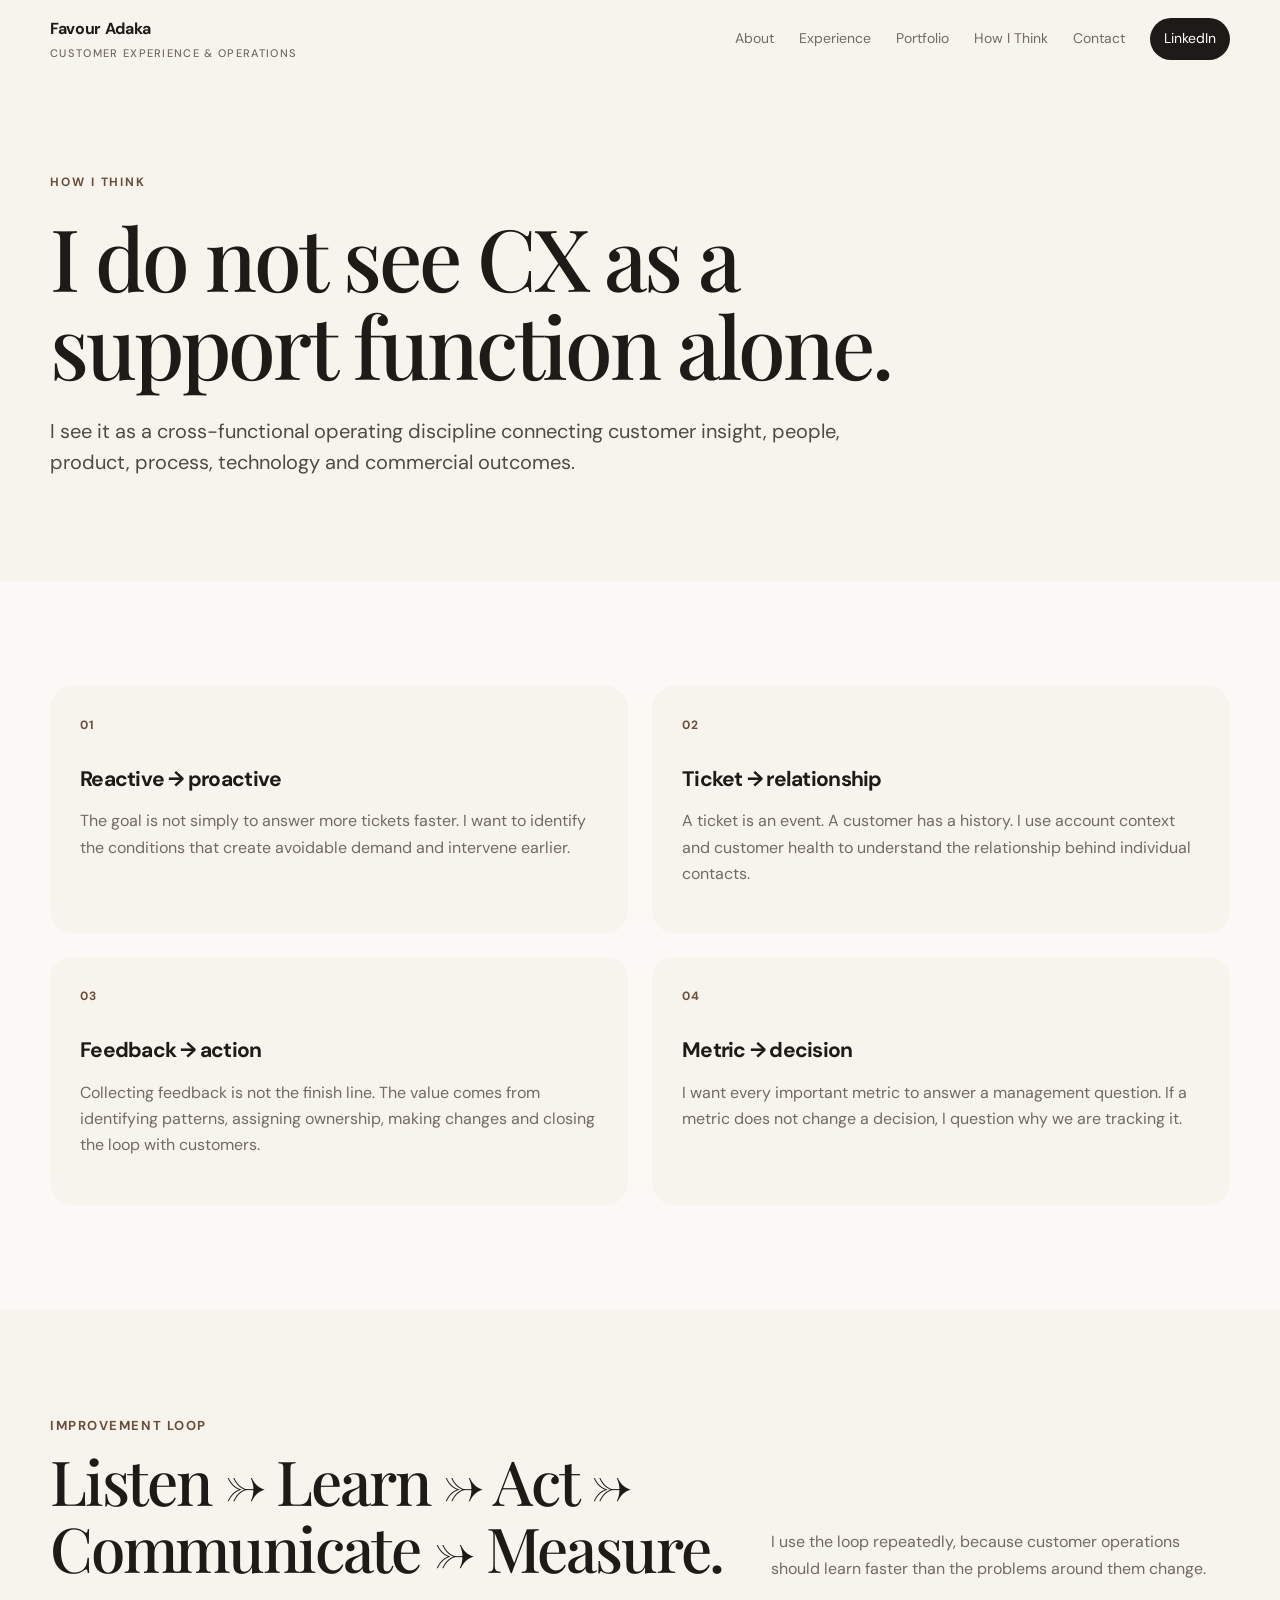
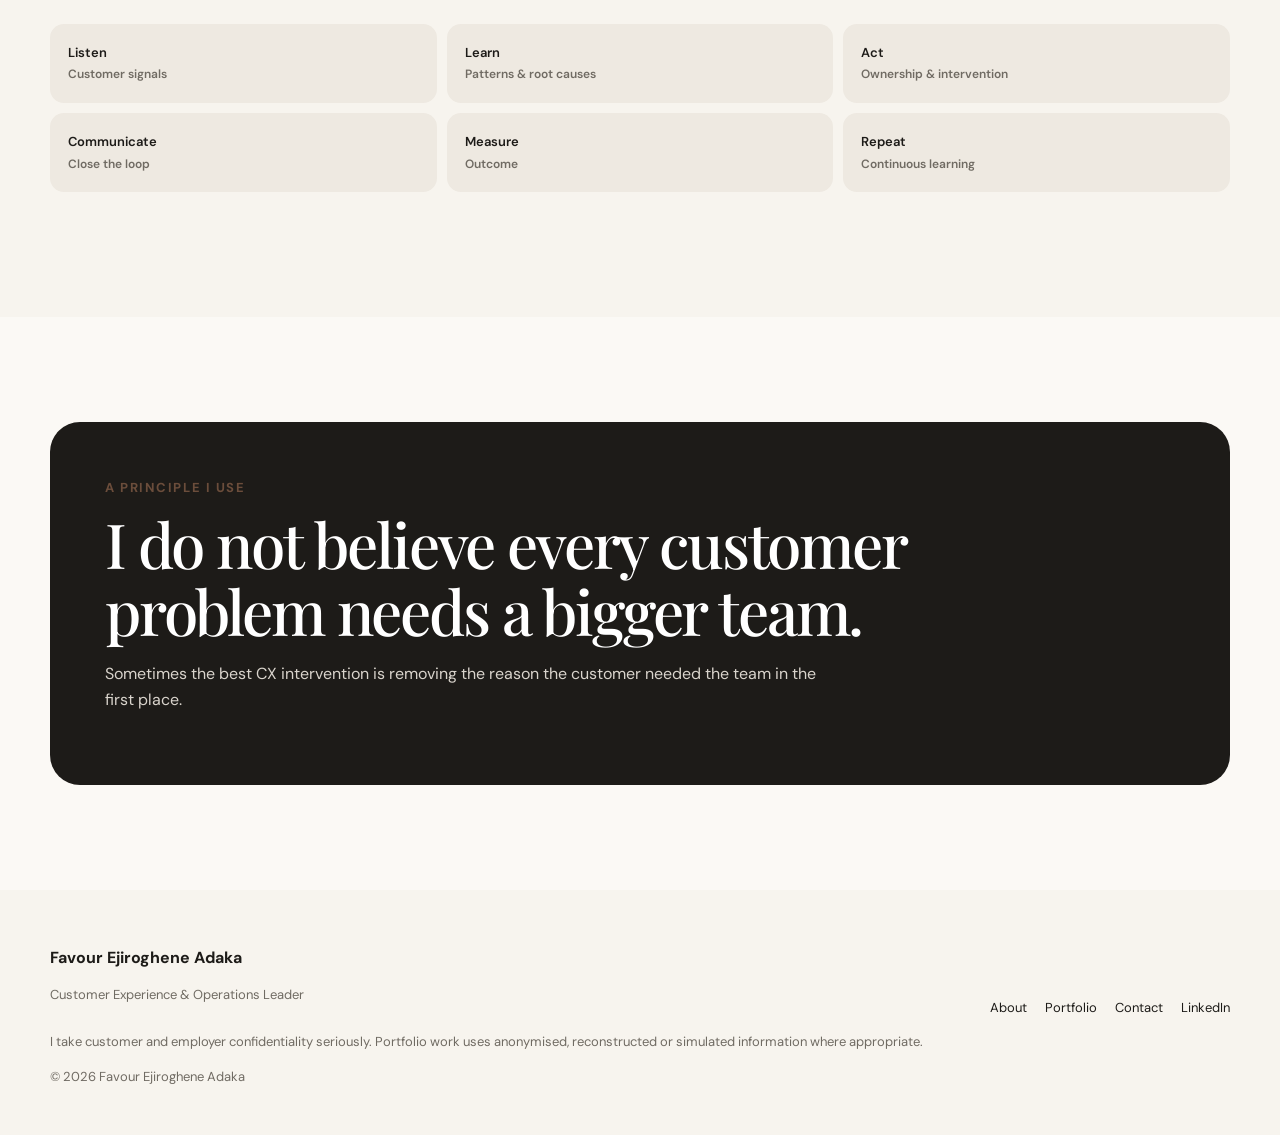
<file: how-i-think.html>
<!DOCTYPE html>
<html lang="en">
<head>
<meta charset="UTF-8">
<meta name="viewport" content="width=device-width, initial-scale=1.0">
<meta name="description" content="Favour Ejiroghene Adaka, Customer Experience & Operations Leader.">
<title>How I Think | Favour Adaka</title>
<link rel="stylesheet" href="css/style.css">
</head>
<body>

<header class="site-header">
  <div class="container nav">
    <a class="brand" href="index.html">
      Favour Adaka
      <span>Customer Experience &amp; Operations</span>
    </a>
    <button class="menu" aria-expanded="false" aria-label="Open navigation">Menu</button>
    <nav class="nav-links">
      <a href="about.html">About</a>
      <a href="experience.html">Experience</a>
      <a href="portfolio.html">Portfolio</a>
      <a href="how-i-think.html">How I Think</a>
      <a href="contact.html">Contact</a>
      <a class="nav-linkedin" href="https://www.linkedin.com/in/ejiroghenefavour/" target="_blank" rel="noopener">LinkedIn</a>
    </nav>
  </div>
</header>

<main>

<section class="page-hero">
  <div class="container">
    <div class="eyebrow">How I think</div>
    <h1>I do not see CX as a support function alone.</h1>
    <p class="lede">I see it as a cross-functional operating discipline connecting customer insight, people, product, process, technology and commercial outcomes.</p>
  </div>
</section>
<section class="section soft">
  <div class="container two-col">
    <div class="card"><div class="card-number">01</div><h3>Reactive → proactive</h3><p>The goal is not simply to answer more tickets faster. I want to identify the conditions that create avoidable demand and intervene earlier.</p></div>
    <div class="card"><div class="card-number">02</div><h3>Ticket → relationship</h3><p>A ticket is an event. A customer has a history. I use account context and customer health to understand the relationship behind individual contacts.</p></div>
    <div class="card"><div class="card-number">03</div><h3>Feedback → action</h3><p>Collecting feedback is not the finish line. The value comes from identifying patterns, assigning ownership, making changes and closing the loop with customers.</p></div>
    <div class="card"><div class="card-number">04</div><h3>Metric → decision</h3><p>I want every important metric to answer a management question. If a metric does not change a decision, I question why we are tracking it.</p></div>
  </div>
</section>
<section class="section">
  <div class="container">
    <div class="section-head"><div><div class="kicker">Improvement loop</div><h2>Listen → Learn → Act → Communicate → Measure.</h2></div><p>I use the loop repeatedly, because customer operations should learn faster than the problems around them change.</p></div>
    <div class="process"><div>Listen<br><span class="note">Customer signals</span></div><div>Learn<br><span class="note">Patterns &amp; root causes</span></div><div>Act<br><span class="note">Ownership &amp; intervention</span></div><div>Communicate<br><span class="note">Close the loop</span></div><div>Measure<br><span class="note">Outcome</span></div><div>Repeat<br><span class="note">Continuous learning</span></div></div>
  </div>
</section>
<section class="section soft">
  <div class="container">
    <div class="quote-block"><div class="kicker">A principle I use</div><h2>I do not believe every customer problem needs a bigger team.</h2><p>Sometimes the best CX intervention is removing the reason the customer needed the team in the first place.</p></div>
  </div>
</section>

</main>

<footer class="footer">
  <div class="container footer-top">
    <div>
      <strong>Favour Ejiroghene Adaka</strong>
      <p>Customer Experience &amp; Operations Leader</p>
    </div>
    <div class="footer-links">
      <a href="about.html">About</a>
      <a href="portfolio.html">Portfolio</a>
      <a href="contact.html">Contact</a>
      <a href="https://www.linkedin.com/in/ejiroghenefavour/" target="_blank" rel="noopener">LinkedIn</a>
    </div>
  </div>
  <div class="container">
    <p class="note">I take customer and employer confidentiality seriously. Portfolio work uses anonymised, reconstructed or simulated information where appropriate.</p>
    <p class="note">© 2026 Favour Ejiroghene Adaka</p>
  </div>
</footer>

<script src="js/main.js"></script>
</body>
</html>
</file>
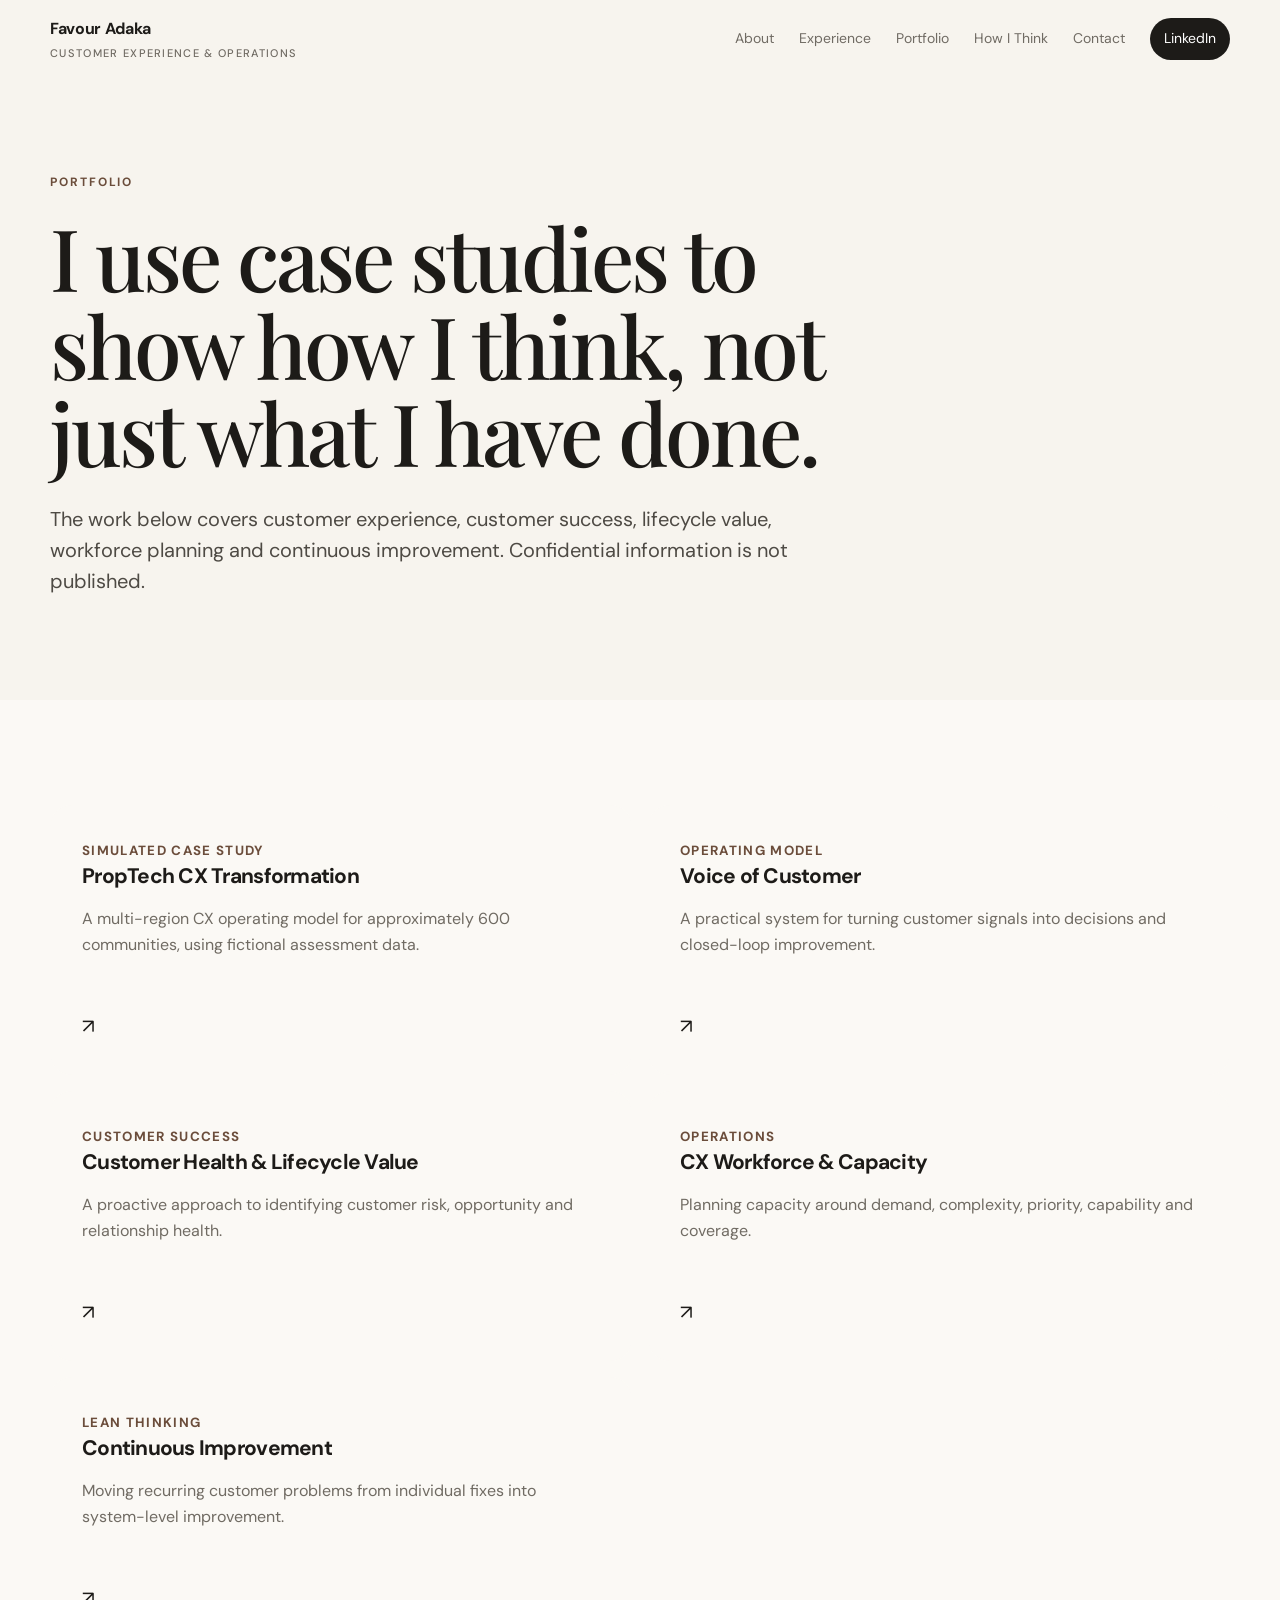
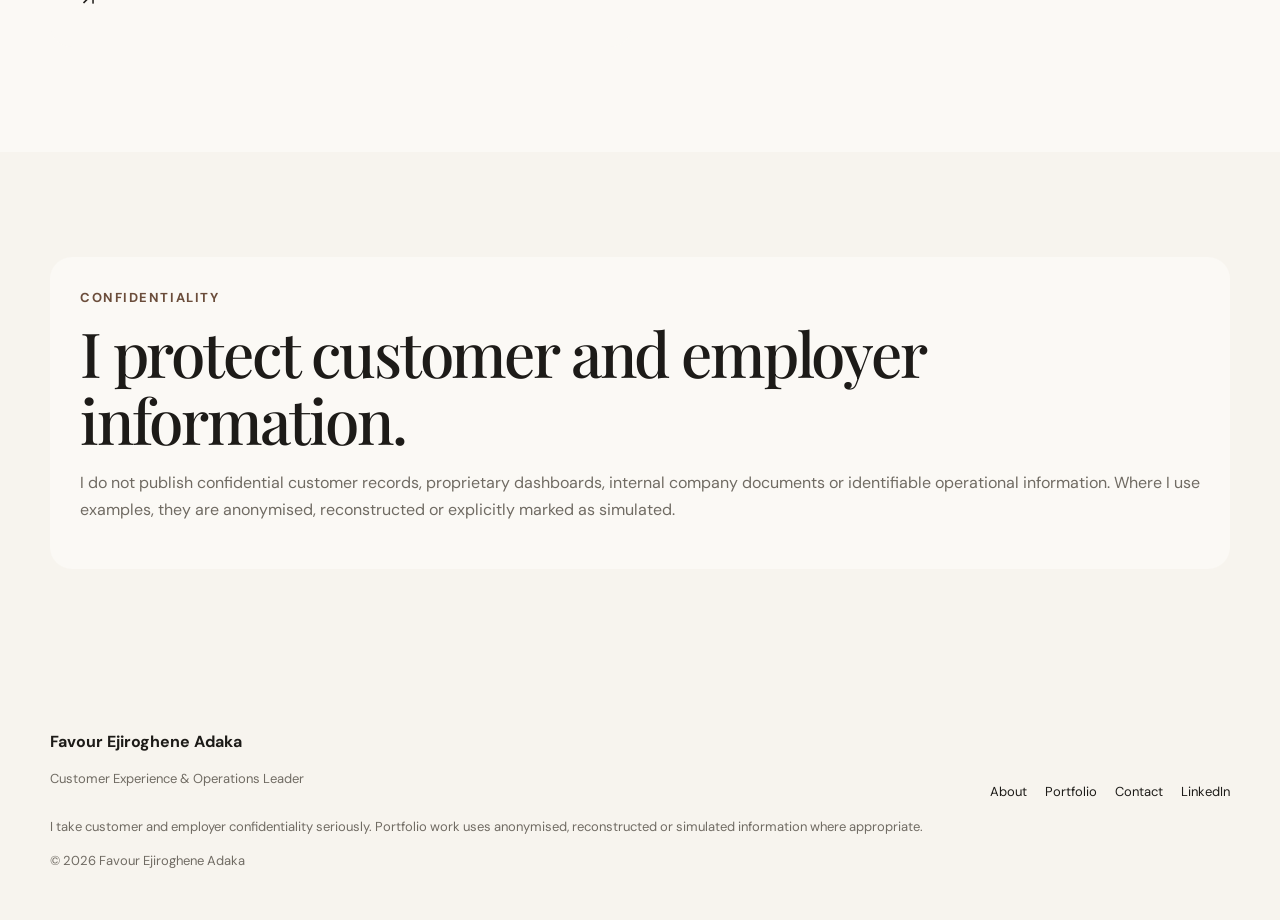
<file: portfolio.html>
<!DOCTYPE html>
<html lang="en">
<head>
<meta charset="UTF-8">
<meta name="viewport" content="width=device-width, initial-scale=1.0">
<meta name="description" content="Favour Ejiroghene Adaka, Customer Experience & Operations Leader.">
<title>Portfolio | Favour Adaka</title>
<link rel="stylesheet" href="css/style.css">
</head>
<body>

<header class="site-header">
  <div class="container nav">
    <a class="brand" href="index.html">
      Favour Adaka
      <span>Customer Experience &amp; Operations</span>
    </a>
    <button class="menu" aria-expanded="false" aria-label="Open navigation">Menu</button>
    <nav class="nav-links">
      <a href="about.html">About</a>
      <a href="experience.html">Experience</a>
      <a href="portfolio.html">Portfolio</a>
      <a href="how-i-think.html">How I Think</a>
      <a href="contact.html">Contact</a>
      <a class="nav-linkedin" href="https://www.linkedin.com/in/ejiroghenefavour/" target="_blank" rel="noopener">LinkedIn</a>
    </nav>
  </div>
</header>

<main>

<section class="page-hero">
  <div class="container">
    <div class="eyebrow">Portfolio</div>
    <h1>I use case studies to show how I think, not just what I have done.</h1>
    <p class="lede">The work below covers customer experience, customer success, lifecycle value, workforce planning and continuous improvement. Confidential information is not published.</p>
  </div>
</section>
<section class="section soft">
  <div class="container project-grid">
    <a class="project" href="portfolio/proptech-cx.html"><div><small>Simulated case study</small><h3>PropTech CX Transformation</h3><p>A multi-region CX operating model for approximately 600 communities, using fictional assessment data.</p></div><span class="project-arrow">↗</span></a>
    <a class="project" href="portfolio/voice-of-customer.html"><div><small>Operating model</small><h3>Voice of Customer</h3><p>A practical system for turning customer signals into decisions and closed-loop improvement.</p></div><span class="project-arrow">↗</span></a>
    <a class="project" href="portfolio/customer-health.html"><div><small>Customer success</small><h3>Customer Health &amp; Lifecycle Value</h3><p>A proactive approach to identifying customer risk, opportunity and relationship health.</p></div><span class="project-arrow">↗</span></a>
    <a class="project" href="portfolio/workforce-capacity.html"><div><small>Operations</small><h3>CX Workforce &amp; Capacity</h3><p>Planning capacity around demand, complexity, priority, capability and coverage.</p></div><span class="project-arrow">↗</span></a>
    <a class="project" href="portfolio/continuous-improvement.html"><div><small>Lean thinking</small><h3>Continuous Improvement</h3><p>Moving recurring customer problems from individual fixes into system-level improvement.</p></div><span class="project-arrow">↗</span></a>
  </div>
</section>
<section class="section">
  <div class="container">
    <div class="card"><div class="kicker">Confidentiality</div><h2>I protect customer and employer information.</h2><p>I do not publish confidential customer records, proprietary dashboards, internal company documents or identifiable operational information. Where I use examples, they are anonymised, reconstructed or explicitly marked as simulated.</p></div>
  </div>
</section>

</main>

<footer class="footer">
  <div class="container footer-top">
    <div>
      <strong>Favour Ejiroghene Adaka</strong>
      <p>Customer Experience &amp; Operations Leader</p>
    </div>
    <div class="footer-links">
      <a href="about.html">About</a>
      <a href="portfolio.html">Portfolio</a>
      <a href="contact.html">Contact</a>
      <a href="https://www.linkedin.com/in/ejiroghenefavour/" target="_blank" rel="noopener">LinkedIn</a>
    </div>
  </div>
  <div class="container">
    <p class="note">I take customer and employer confidentiality seriously. Portfolio work uses anonymised, reconstructed or simulated information where appropriate.</p>
    <p class="note">© 2026 Favour Ejiroghene Adaka</p>
  </div>
</footer>

<script src="js/main.js"></script>
</body>
</html>
</file>
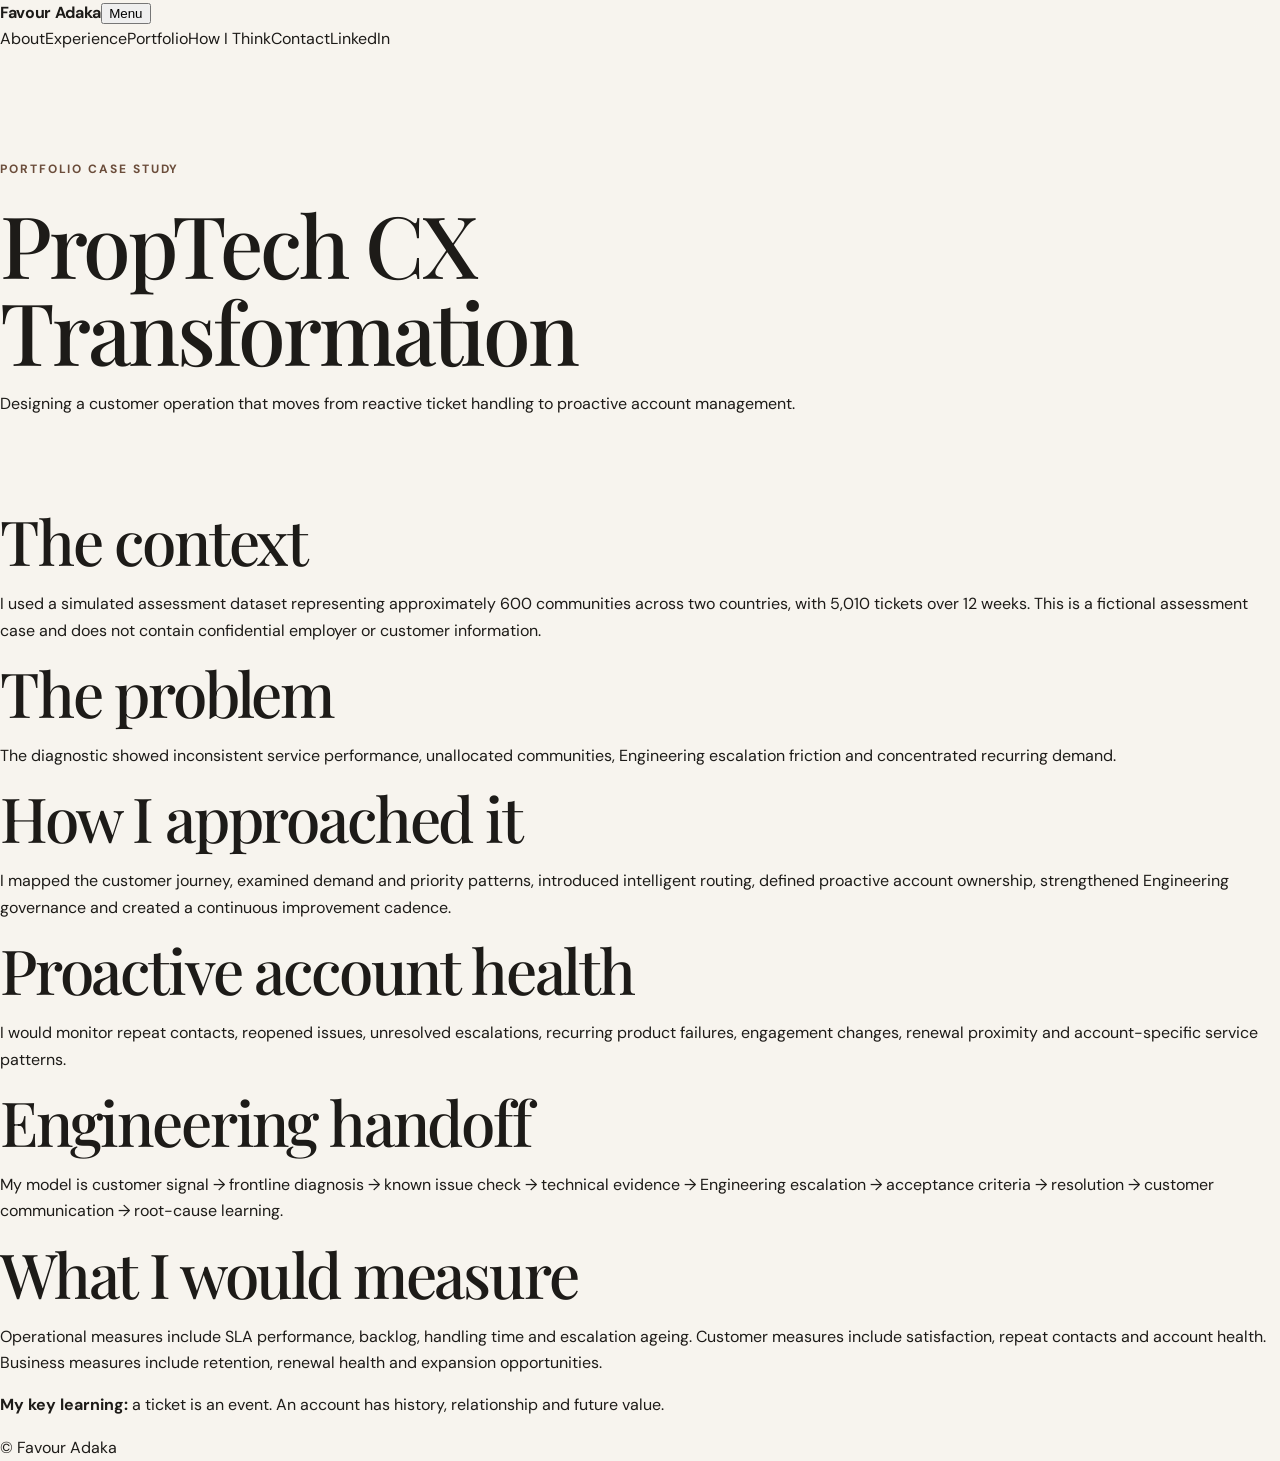
<file: proptech-cx.html>
<!doctype html><html lang="en"><head><meta charset="UTF-8"><meta name="viewport" content="width=device-width,initial-scale=1"><title>PropTech CX Transformation | Favour Adaka</title><link rel="stylesheet" href="../css/style.css"><script defer src="../js/main.js"></script></head><body><header class="site-header"><a class="brand" href="../index.html">Favour Adaka</a><button class="menu-toggle">Menu</button><nav class="site-nav"><a href="../about.html">About</a><a href="../experience.html">Experience</a><a href="../portfolio.html">Portfolio</a><a href="../how-i-think.html">How I Think</a><a href="../contact.html">Contact</a><a href="https://www.linkedin.com/in/ejiroghenefavour/" target="_blank">LinkedIn</a></nav></header><main class="page"><section class="page-hero"><p class="eyebrow">Portfolio case study</p><h1>PropTech CX Transformation</h1><p class="lead">Designing a customer operation that moves from reactive ticket handling to proactive account management.</p></section><section class="content-grid"><div><h2>The context</h2><p>I used a simulated assessment dataset representing approximately 600 communities across two countries, with 5,010 tickets over 12 weeks. This is a fictional assessment case and does not contain confidential employer or customer information.</p></div><div><h2>The problem</h2><p>The diagnostic showed inconsistent service performance, unallocated communities, Engineering escalation friction and concentrated recurring demand.</p></div><div><h2>How I approached it</h2><p>I mapped the customer journey, examined demand and priority patterns, introduced intelligent routing, defined proactive account ownership, strengthened Engineering governance and created a continuous improvement cadence.</p></div><div><h2>Proactive account health</h2><p>I would monitor repeat contacts, reopened issues, unresolved escalations, recurring product failures, engagement changes, renewal proximity and account-specific service patterns.</p></div><div><h2>Engineering handoff</h2><p>My model is customer signal → frontline diagnosis → known issue check → technical evidence → Engineering escalation → acceptance criteria → resolution → customer communication → root-cause learning.</p></div><div><h2>What I would measure</h2><p>Operational measures include SLA performance, backlog, handling time and escalation ageing. Customer measures include satisfaction, repeat contacts and account health. Business measures include retention, renewal health and expansion opportunities.</p></div></section><section class="closing-note"><p><strong>My key learning:</strong> a ticket is an event. An account has history, relationship and future value.</p></section></main><footer class="site-footer">© Favour Adaka</footer></body></html>
</file>
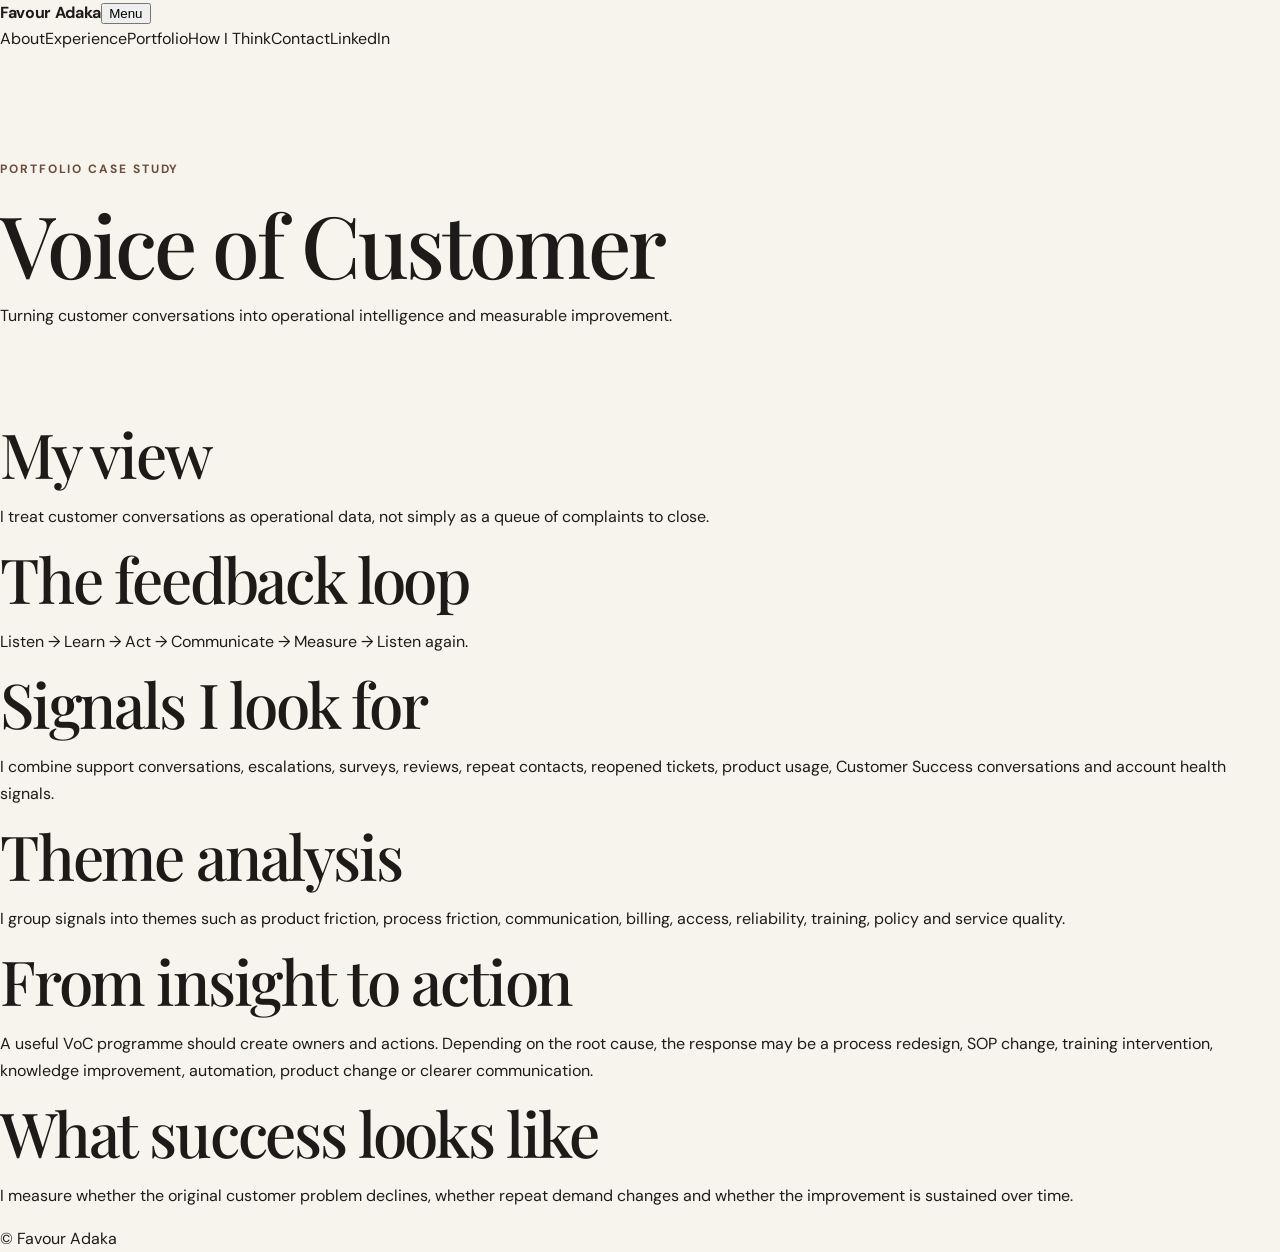
<file: voice-of-customer.html>
<!doctype html><html lang="en"><head><meta charset="UTF-8"><meta name="viewport" content="width=device-width,initial-scale=1"><title>Voice of Customer | Favour Adaka</title><link rel="stylesheet" href="../css/style.css"><script defer src="../js/main.js"></script></head><body><header class="site-header"><a class="brand" href="../index.html">Favour Adaka</a><button class="menu-toggle">Menu</button><nav class="site-nav"><a href="../about.html">About</a><a href="../experience.html">Experience</a><a href="../portfolio.html">Portfolio</a><a href="../how-i-think.html">How I Think</a><a href="../contact.html">Contact</a><a href="https://www.linkedin.com/in/ejiroghenefavour/" target="_blank">LinkedIn</a></nav></header><main class="page"><section class="page-hero"><p class="eyebrow">Portfolio case study</p><h1>Voice of Customer</h1><p class="lead">Turning customer conversations into operational intelligence and measurable improvement.</p></section><section class="content-grid"><div><h2>My view</h2><p>I treat customer conversations as operational data, not simply as a queue of complaints to close.</p></div><div><h2>The feedback loop</h2><p>Listen → Learn → Act → Communicate → Measure → Listen again.</p></div><div><h2>Signals I look for</h2><p>I combine support conversations, escalations, surveys, reviews, repeat contacts, reopened tickets, product usage, Customer Success conversations and account health signals.</p></div><div><h2>Theme analysis</h2><p>I group signals into themes such as product friction, process friction, communication, billing, access, reliability, training, policy and service quality.</p></div><div><h2>From insight to action</h2><p>A useful VoC programme should create owners and actions. Depending on the root cause, the response may be a process redesign, SOP change, training intervention, knowledge improvement, automation, product change or clearer communication.</p></div><div><h2>What success looks like</h2><p>I measure whether the original customer problem declines, whether repeat demand changes and whether the improvement is sustained over time.</p></div></section></main><footer class="site-footer">© Favour Adaka</footer></body></html>
</file>
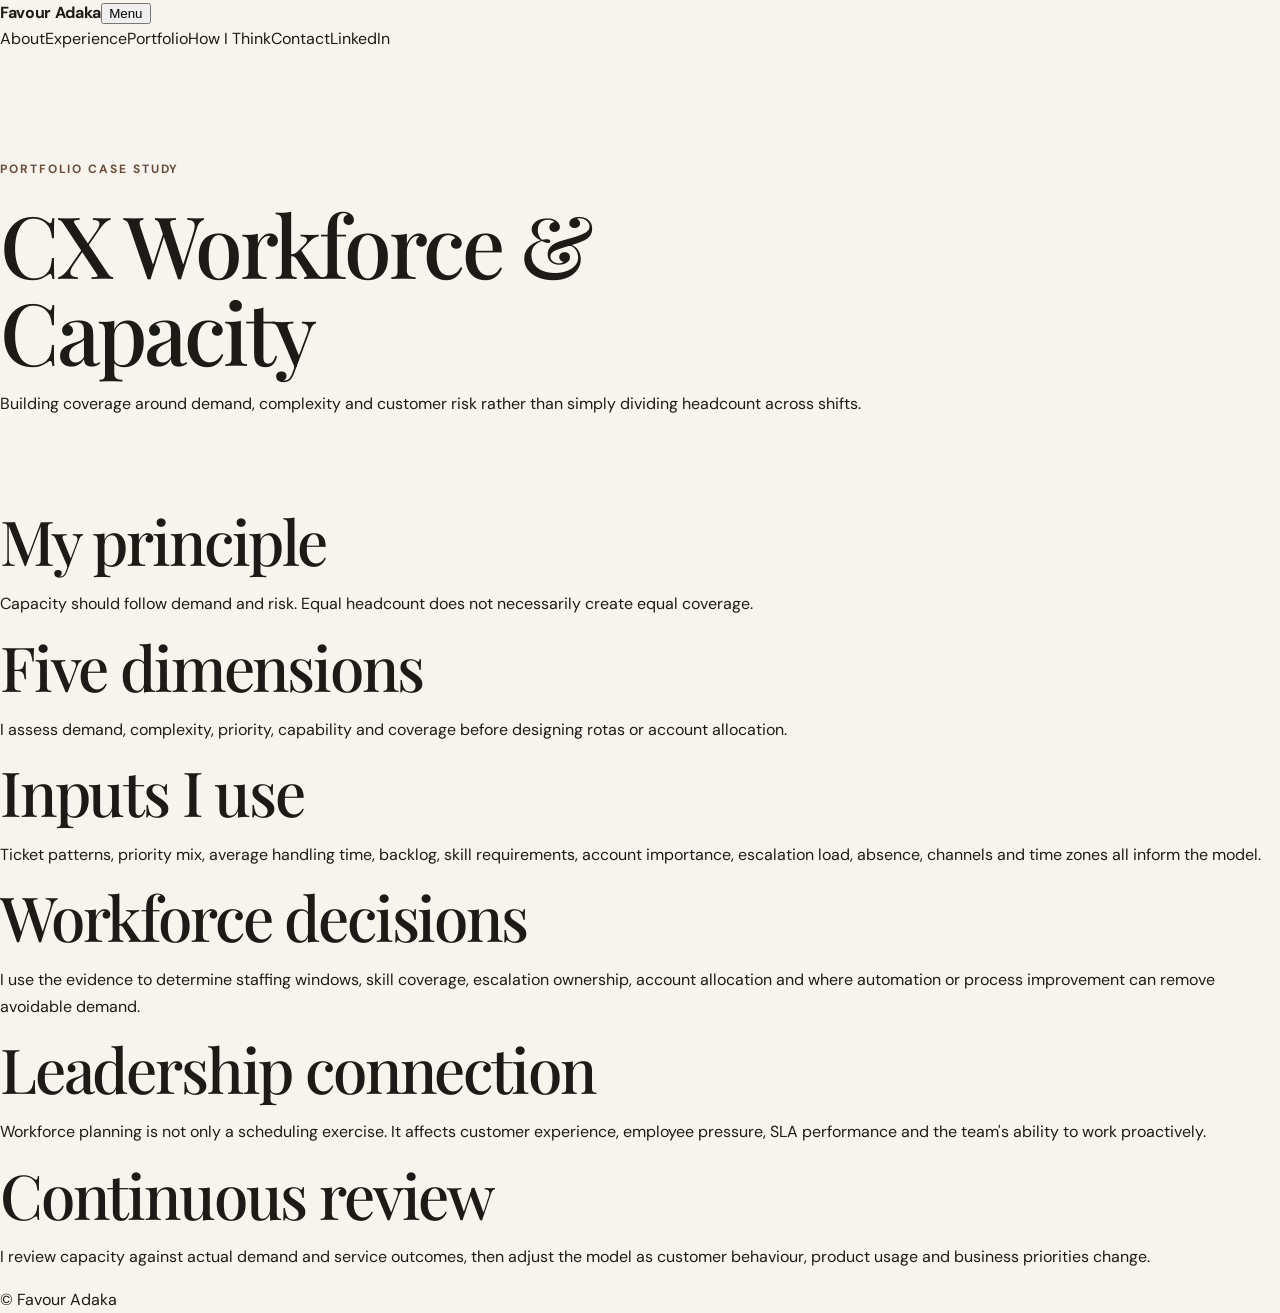
<file: workforce-capacity.html>
<!doctype html><html lang="en"><head><meta charset="UTF-8"><meta name="viewport" content="width=device-width,initial-scale=1"><title>CX Workforce & Capacity | Favour Adaka</title><link rel="stylesheet" href="../css/style.css"><script defer src="../js/main.js"></script></head><body><header class="site-header"><a class="brand" href="../index.html">Favour Adaka</a><button class="menu-toggle">Menu</button><nav class="site-nav"><a href="../about.html">About</a><a href="../experience.html">Experience</a><a href="../portfolio.html">Portfolio</a><a href="../how-i-think.html">How I Think</a><a href="../contact.html">Contact</a><a href="https://www.linkedin.com/in/ejiroghenefavour/" target="_blank">LinkedIn</a></nav></header><main class="page"><section class="page-hero"><p class="eyebrow">Portfolio case study</p><h1>CX Workforce & Capacity</h1><p class="lead">Building coverage around demand, complexity and customer risk rather than simply dividing headcount across shifts.</p></section><section class="content-grid"><div><h2>My principle</h2><p>Capacity should follow demand and risk. Equal headcount does not necessarily create equal coverage.</p></div><div><h2>Five dimensions</h2><p>I assess demand, complexity, priority, capability and coverage before designing rotas or account allocation.</p></div><div><h2>Inputs I use</h2><p>Ticket patterns, priority mix, average handling time, backlog, skill requirements, account importance, escalation load, absence, channels and time zones all inform the model.</p></div><div><h2>Workforce decisions</h2><p>I use the evidence to determine staffing windows, skill coverage, escalation ownership, account allocation and where automation or process improvement can remove avoidable demand.</p></div><div><h2>Leadership connection</h2><p>Workforce planning is not only a scheduling exercise. It affects customer experience, employee pressure, SLA performance and the team's ability to work proactively.</p></div><div><h2>Continuous review</h2><p>I review capacity against actual demand and service outcomes, then adjust the model as customer behaviour, product usage and business priorities change.</p></div></section></main><footer class="site-footer">© Favour Adaka</footer></body></html>
</file>
<file: css/style.css>
@import url('https://fonts.googleapis.com/css2?family=DM+Sans:wght@400;500;600;700&family=Playfair+Display:wght@500;600&display=swap');

:root{
  --ivory:#f7f4ee;
  --paper:#fbf9f5;
  --ink:#1d1b18;
  --muted:#706b63;
  --brown:#6b4d3b;
  --brown-dark:#4f392d;
  --soft:#eee9e1;
  --accent:#e8ded4;
  --white:#ffffff;
  --max:1180px;
  --radius:22px;
}

*{box-sizing:border-box}
html{scroll-behavior:smooth}
body{
  margin:0;
  background:var(--ivory);
  color:var(--ink);
  font-family:"DM Sans",sans-serif;
  line-height:1.65;
}
a{color:inherit;text-decoration:none}
img{max-width:100%;display:block}
.container{width:min(calc(100% - 40px),var(--max));margin:auto}
.site-header{
  position:sticky;top:0;z-index:20;
  background:rgba(247,244,238,.94);
  backdrop-filter:blur(12px);
}
.nav{
  min-height:78px;display:flex;align-items:center;justify-content:space-between;gap:28px;
}
.brand{font-weight:700;letter-spacing:-.02em}
.brand span{display:block;font-size:11px;color:var(--muted);font-weight:500;letter-spacing:.12em;text-transform:uppercase;margin-top:1px}
.nav-links{display:flex;align-items:center;gap:25px;font-size:14px;color:var(--muted)}
.nav-links a:hover,.nav-links a.active{color:var(--ink)}
.nav-linkedin{
  padding:9px 14px;border-radius:999px;background:var(--ink);color:var(--white);
}
.menu{display:none;border:0;background:none;font:inherit;font-size:14px}
.hero{padding:92px 0 105px}
.hero-grid{display:grid;grid-template-columns:1.15fr .85fr;gap:75px;align-items:end}
.eyebrow{
  font-size:12px;text-transform:uppercase;letter-spacing:.16em;color:var(--brown);font-weight:700;margin-bottom:20px;
}
h1,h2,h3{margin:0;color:var(--ink);letter-spacing:-.035em}
h1,h2{font-family:"Playfair Display",serif;font-weight:500}
h1{font-size:clamp(48px,7vw,86px);line-height:1.02;max-width:850px}
h2{font-size:clamp(38px,5vw,62px);line-height:1.08}
h3{font-size:21px;line-height:1.25}
.lede{font-size:20px;line-height:1.55;max-width:720px;color:#4e4a44;margin:28px 0}
.hero-actions{display:flex;gap:12px;flex-wrap:wrap;margin-top:30px}
.button{
  display:inline-flex;align-items:center;justify-content:center;
  padding:13px 18px;border-radius:999px;background:var(--ink);color:var(--white);font-size:14px;font-weight:600;
}
.button.secondary{background:var(--soft);color:var(--ink)}
.photo-wrap{justify-self:end;max-width:390px;width:100%}
.profile-photo{
  width:100%;aspect-ratio:4/5;object-fit:cover;border-radius:180px 180px 24px 24px;background:var(--soft);
}
.photo-note{font-size:12px;color:var(--muted);margin-top:12px;text-align:center}
.metrics{display:grid;grid-template-columns:repeat(3,1fr);gap:14px;margin-top:48px}
.metric{background:var(--paper);border-radius:18px;padding:22px}
.metric strong{display:block;font-family:"Playfair Display",serif;font-size:32px;font-weight:500}
.metric span{font-size:12px;color:var(--muted)}
.section{padding:105px 0}
.section.soft{background:var(--paper)}
.section-head{display:flex;justify-content:space-between;gap:35px;align-items:end;margin-bottom:42px}
.section-head p{max-width:520px;color:var(--muted);margin:0}
.kicker{font-size:13px;color:var(--brown);font-weight:700;text-transform:uppercase;letter-spacing:.12em;margin-bottom:12px}
.statement{font-family:"Playfair Display",serif;font-size:clamp(34px,5vw,62px);line-height:1.12;max-width:940px}
.two-col{display:grid;grid-template-columns:1fr 1fr;gap:24px}
.card{background:var(--paper);border-radius:var(--radius);padding:30px}
.soft .card{background:var(--ivory)}
.card p{color:var(--muted)}
.card-number{font-size:12px;color:var(--brown);font-weight:700;letter-spacing:.1em;margin-bottom:30px}
.lifecycle{display:grid;grid-template-columns:repeat(7,1fr);gap:8px;margin-top:35px}
.lifecycle div{background:var(--soft);padding:18px 10px;border-radius:14px;text-align:center;font-size:12px;font-weight:600}
.pillars{display:grid;grid-template-columns:repeat(4,1fr);gap:14px}
.pillar{padding:28px;background:var(--paper);border-radius:20px}
.pillar p{font-size:14px;color:var(--muted)}
.list{display:grid;gap:14px}
.experience-item{
  display:grid;grid-template-columns:190px 1fr;gap:35px;padding:28px 0;
}
.experience-meta{font-size:13px;color:var(--muted)}
.experience-meta strong{display:block;color:var(--ink);margin-bottom:4px}
.experience-item p{margin:8px 0;color:var(--muted)}
.tags{display:flex;gap:8px;flex-wrap:wrap;margin-top:15px}
.tag{font-size:12px;background:var(--soft);padding:7px 10px;border-radius:999px}
.project-grid{display:grid;grid-template-columns:repeat(2,1fr);gap:16px}
.project{
  background:var(--paper);border-radius:var(--radius);padding:32px;min-height:270px;
  display:flex;flex-direction:column;justify-content:space-between;transition:transform .2s ease;
}
.project:hover{transform:translateY(-3px)}
.project small{color:var(--brown);font-weight:700;text-transform:uppercase;letter-spacing:.1em}
.project p{color:var(--muted)}
.project-arrow{font-size:20px}
.quote-block{background:var(--ink);color:var(--white);border-radius:30px;padding:55px}
.quote-block h2{color:var(--white);max-width:850px}
.quote-block p{color:#d9d4cc;max-width:730px}
.footer{padding:55px 0 35px}
.footer-top{display:flex;justify-content:space-between;gap:30px;align-items:end}
.footer p{color:var(--muted);font-size:13px}
.footer-links{display:flex;gap:18px;font-size:13px}
.page-hero{padding:95px 0 75px}
.page-hero .lede{max-width:800px}
.case-hero{padding:90px 0 55px}
.case-hero h1{max-width:900px}
.case-meta{display:flex;gap:9px;flex-wrap:wrap;margin:25px 0}
.case-meta span{background:var(--soft);padding:8px 12px;border-radius:999px;font-size:12px}
.case-grid{display:grid;grid-template-columns:2fr 1fr;gap:35px}
.case-main{background:var(--paper);border-radius:var(--radius);padding:38px}
.case-main h2{font-size:35px;margin:48px 0 16px}
.case-main h2:first-child{margin-top:0}
.case-main h3{margin:30px 0 10px}
.case-main p,.case-main li{color:var(--muted)}
.case-main ul{padding-left:20px}
.case-side{display:grid;gap:14px;align-content:start}
.side-card{background:var(--soft);border-radius:20px;padding:24px}
.side-card strong{display:block;margin-bottom:8px}
.process{display:grid;grid-template-columns:repeat(3,1fr);gap:10px;margin:20px 0}
.process div{background:var(--soft);padding:18px;border-radius:14px;font-size:13px;font-weight:600}
.contact-grid{display:grid;grid-template-columns:1fr 1fr;gap:20px}
.contact-card{background:var(--paper);border-radius:var(--radius);padding:35px}
.contact-link{font-size:20px;font-weight:600;display:inline-block;margin-top:10px}
.note{font-size:12px;color:var(--muted)}
@media(max-width:900px){
  .nav-links{display:none;position:absolute;top:78px;left:20px;right:20px;background:var(--paper);padding:20px;border-radius:18px;flex-direction:column;align-items:flex-start;box-shadow:0 10px 35px rgba(0,0,0,.08)}
  .nav-links.open{display:flex}
  .menu{display:block}
  .hero-grid,.two-col,.case-grid,.contact-grid{grid-template-columns:1fr}
  .photo-wrap{justify-self:start;max-width:330px}
  .pillars{grid-template-columns:1fr 1fr}
  .lifecycle{grid-template-columns:repeat(4,1fr)}
  .experience-item{grid-template-columns:1fr;gap:8px}
}
@media(max-width:600px){
  .container{width:min(calc(100% - 28px),var(--max))}
  .hero{padding:65px 0 75px}
  .section{padding:75px 0}
  .metrics,.project-grid,.pillars{grid-template-columns:1fr}
  .lifecycle{grid-template-columns:repeat(2,1fr)}
  .section-head{display:block}
  .section-head p{margin-top:15px}
  .quote-block{padding:35px 25px}
  .case-main{padding:25px}
  .footer-top{display:block}
  .footer-links{margin-top:18px;flex-wrap:wrap}
}
/* Keep the opening message visible on the first screen */
.hero {
    min-height: auto;
    padding-top: 70px;
    padding-bottom: 55px;
}

.hero-content {
    padding-top: 0;
}

.hero h1 {
    margin-bottom: 18px;
}

.hero p {
    margin-bottom: 24px;
}

.hero-photo {
    transform: translateY(-25px);
}
</file>
